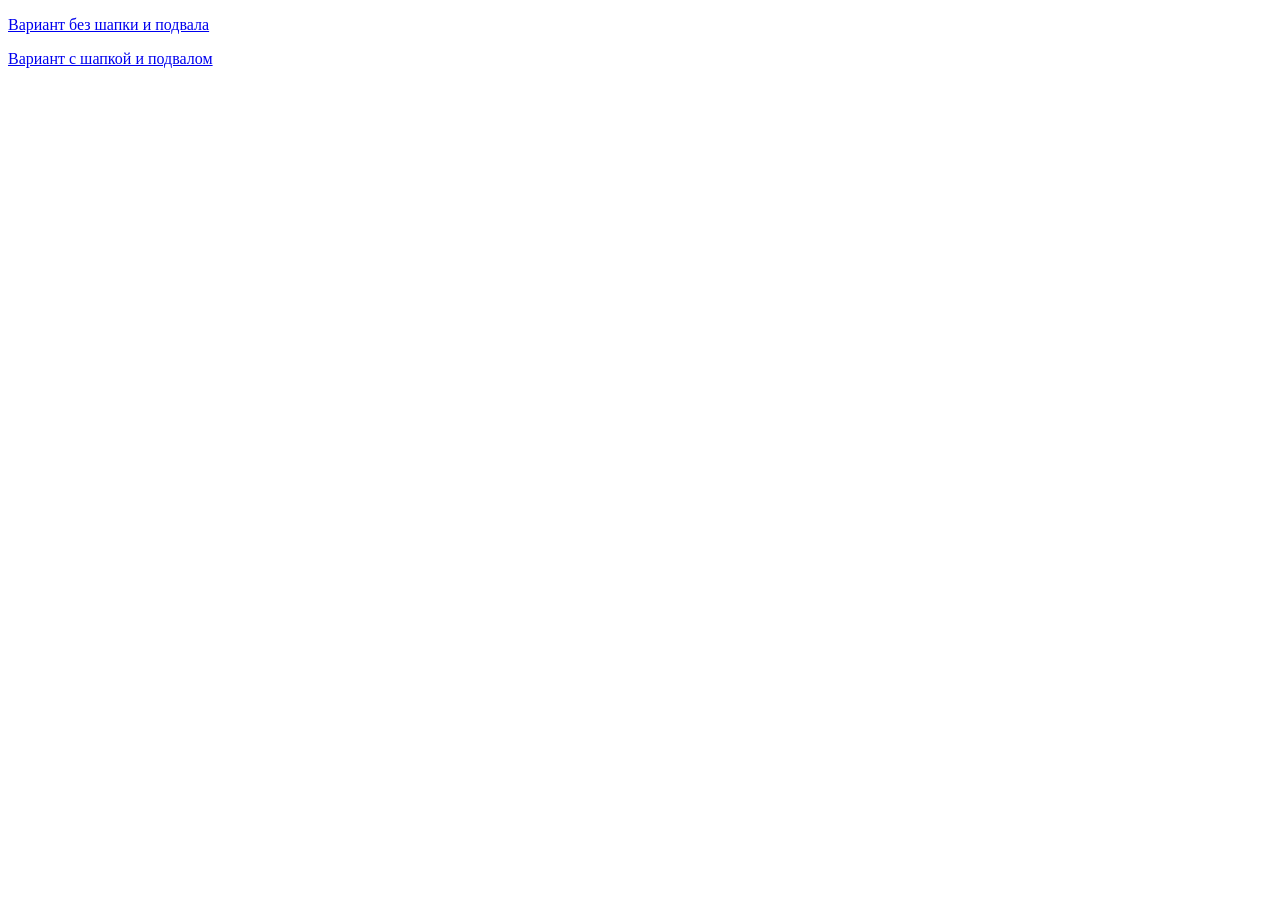
<file: index.html>
<!DOCTYPE html>
<html lang="ru">
<head itemscope itemtype="http://schema.org/WPHeader">
    <meta charset="UTF-8">
</head>
<body>
    <p><a href="landing.html">Вариант без шапки и подвала</a></p>
    <p><a href="landing-full.html">Вариант с шапкой и подвалом</a></p>
</body>
</html>
</file>
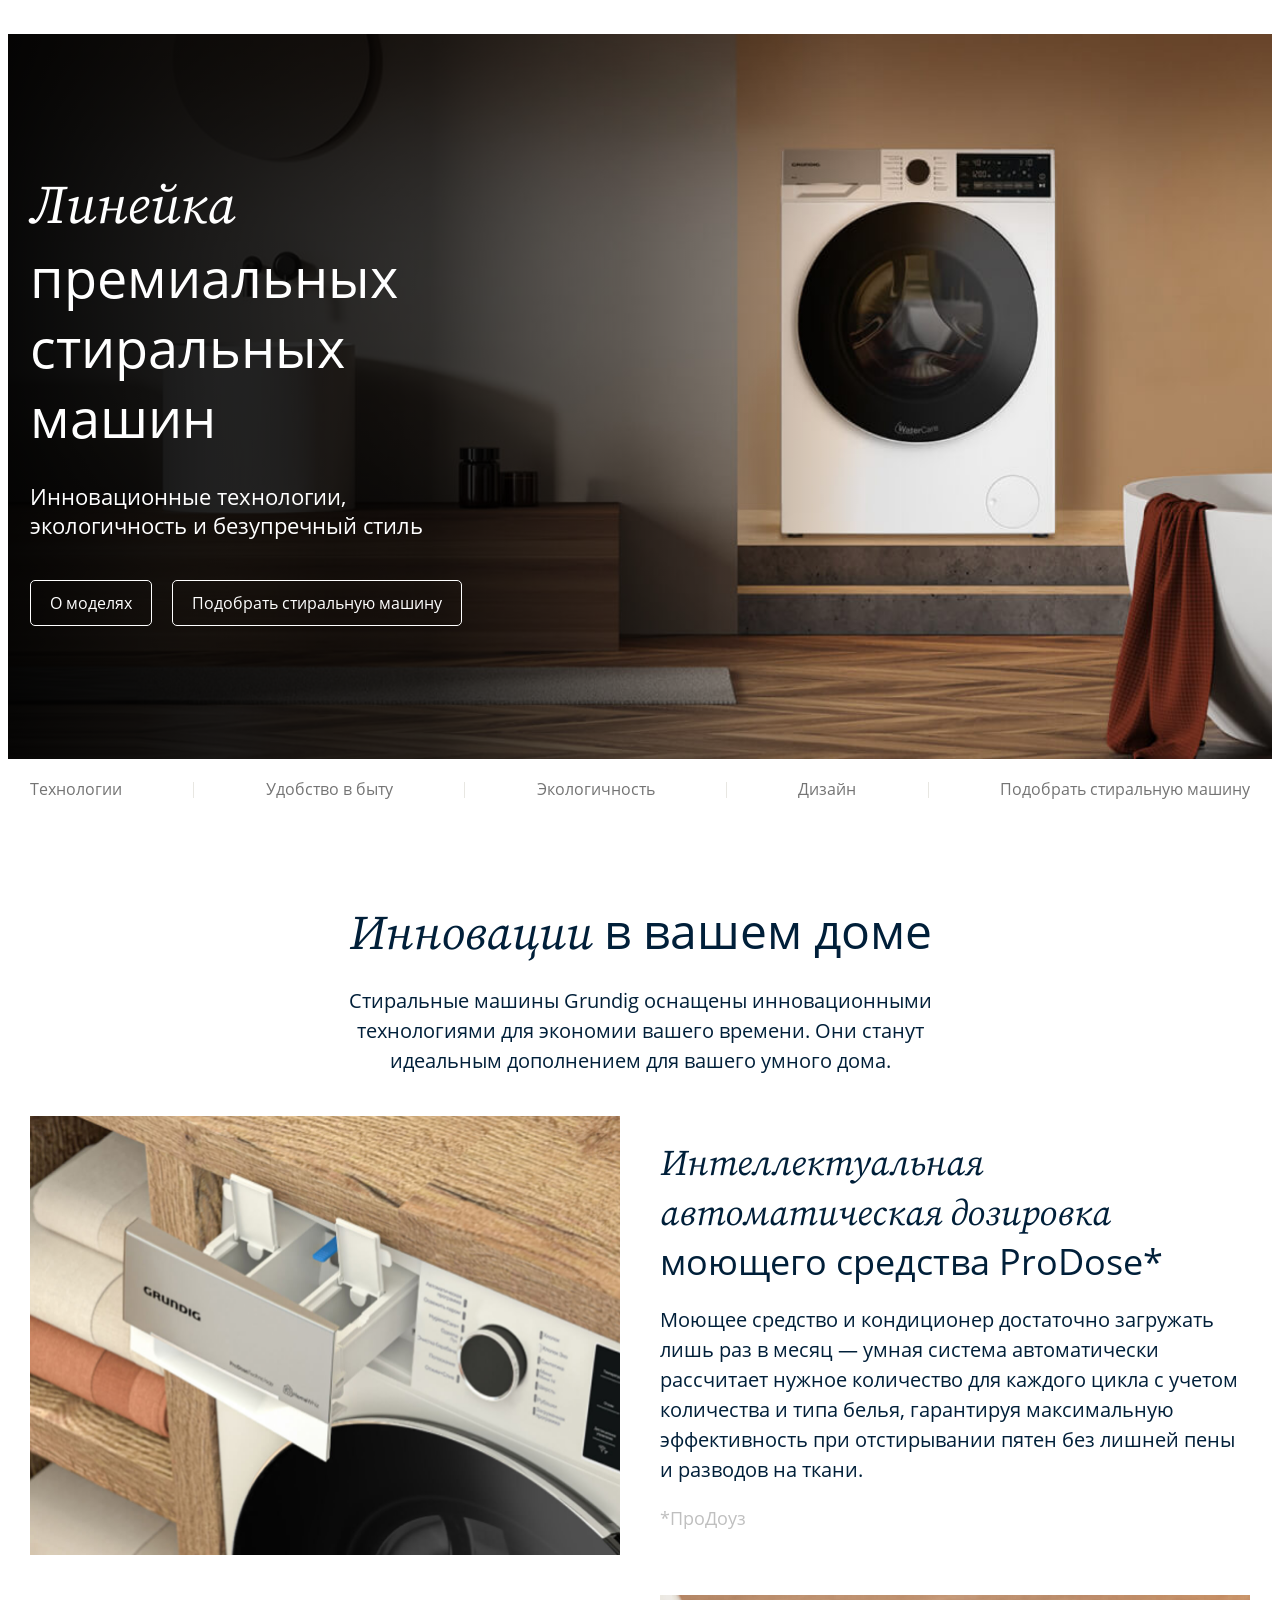
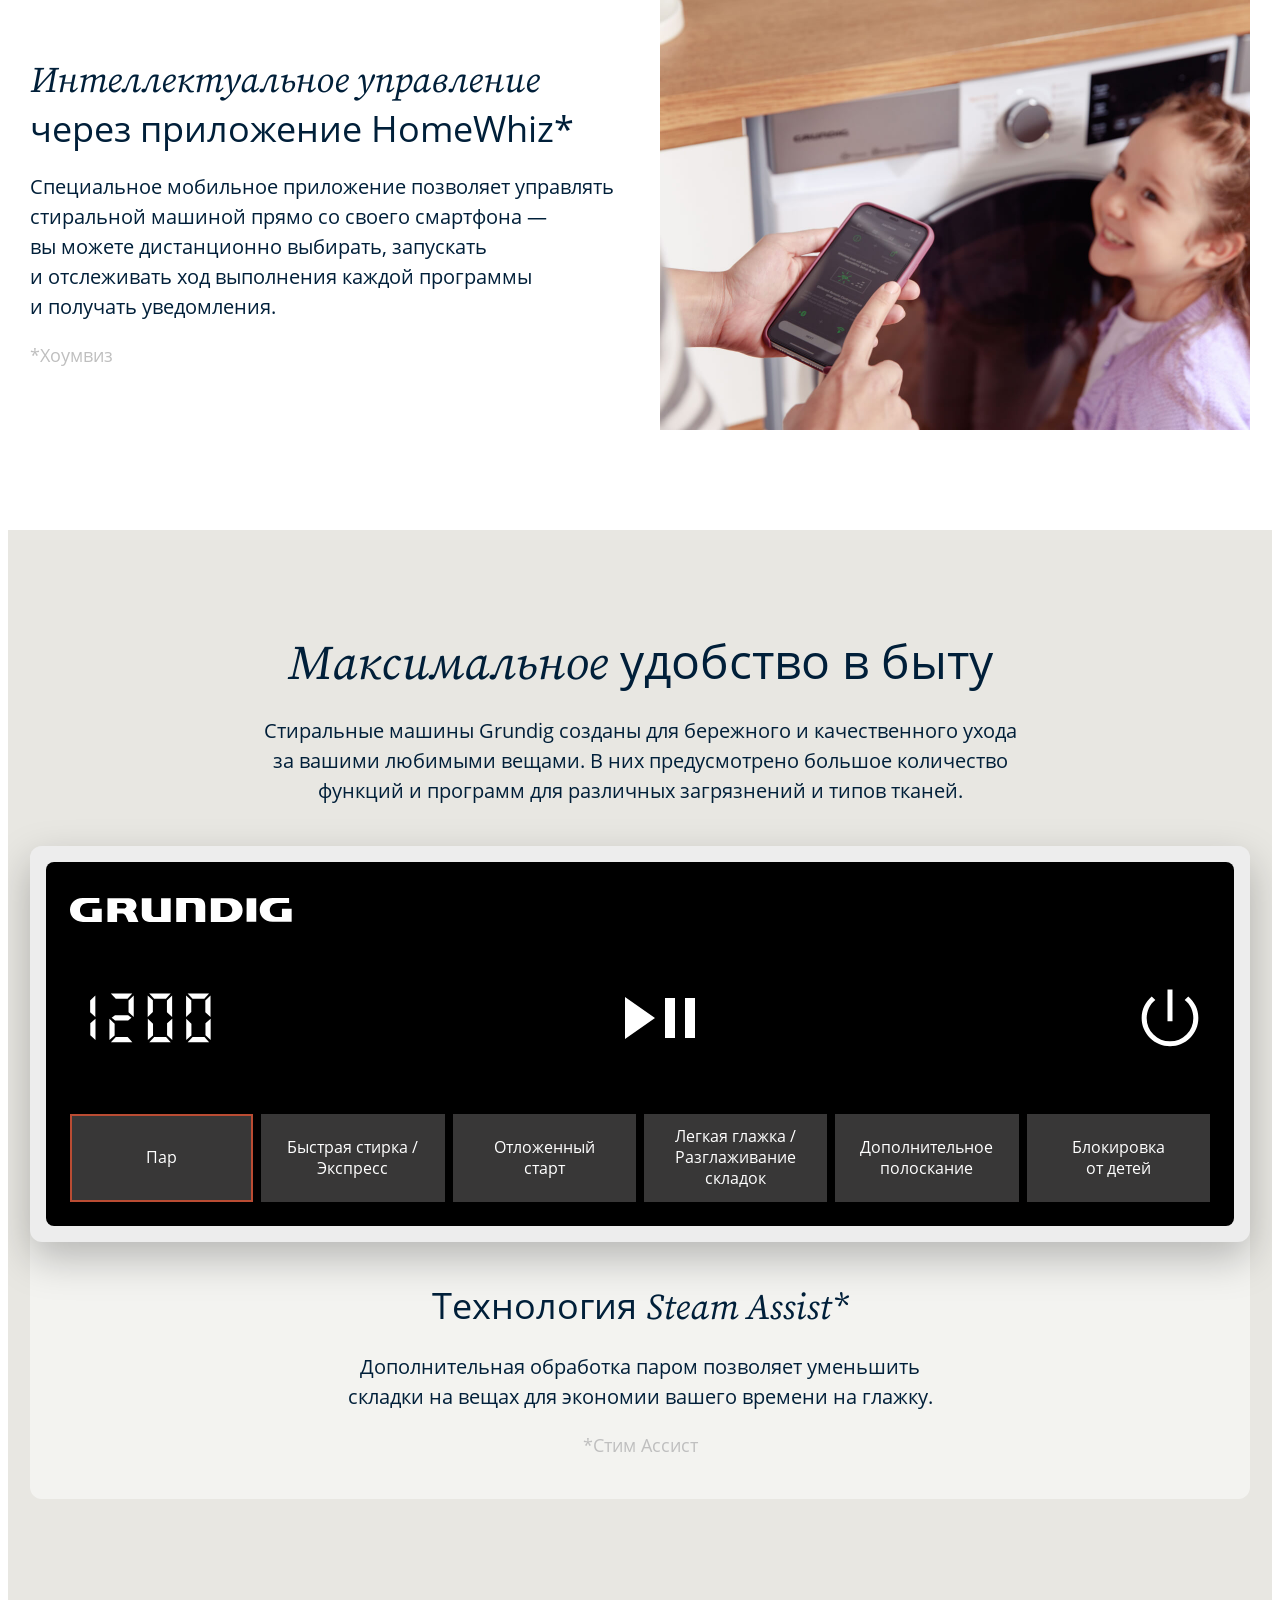
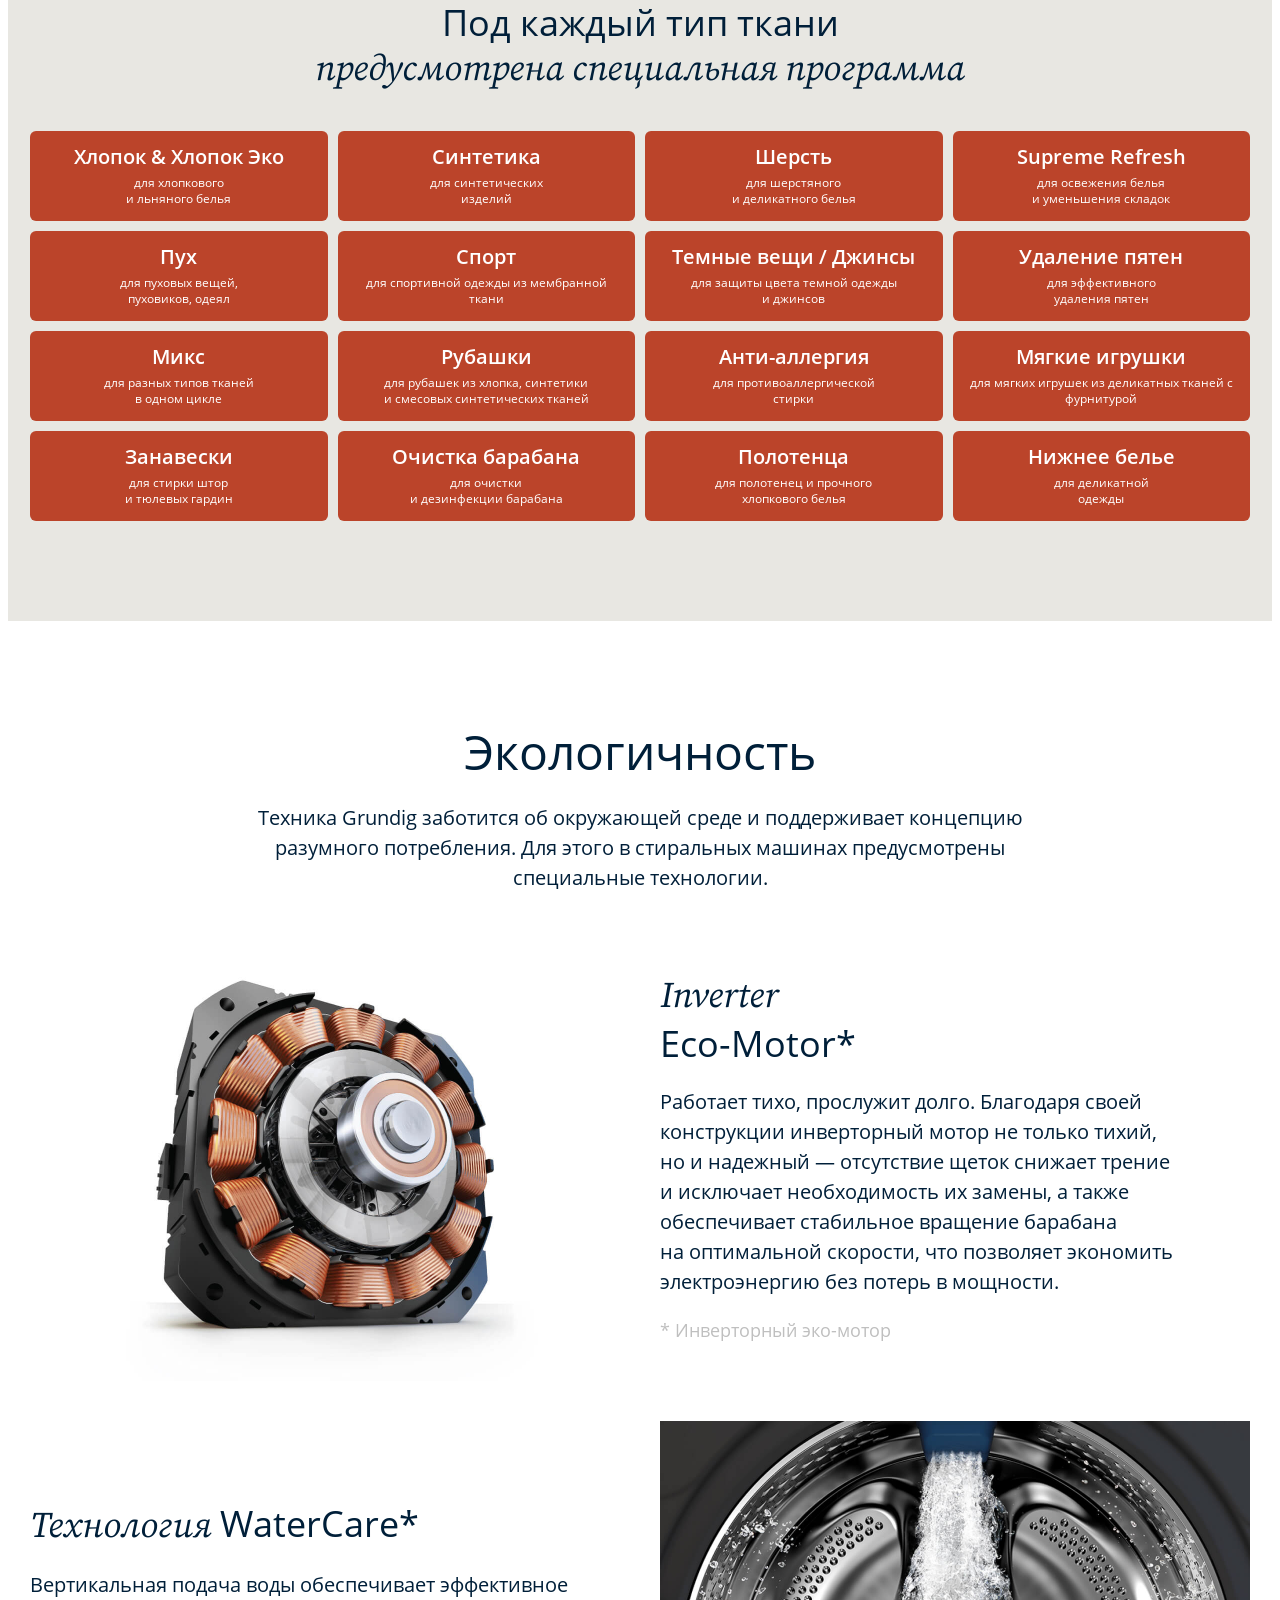
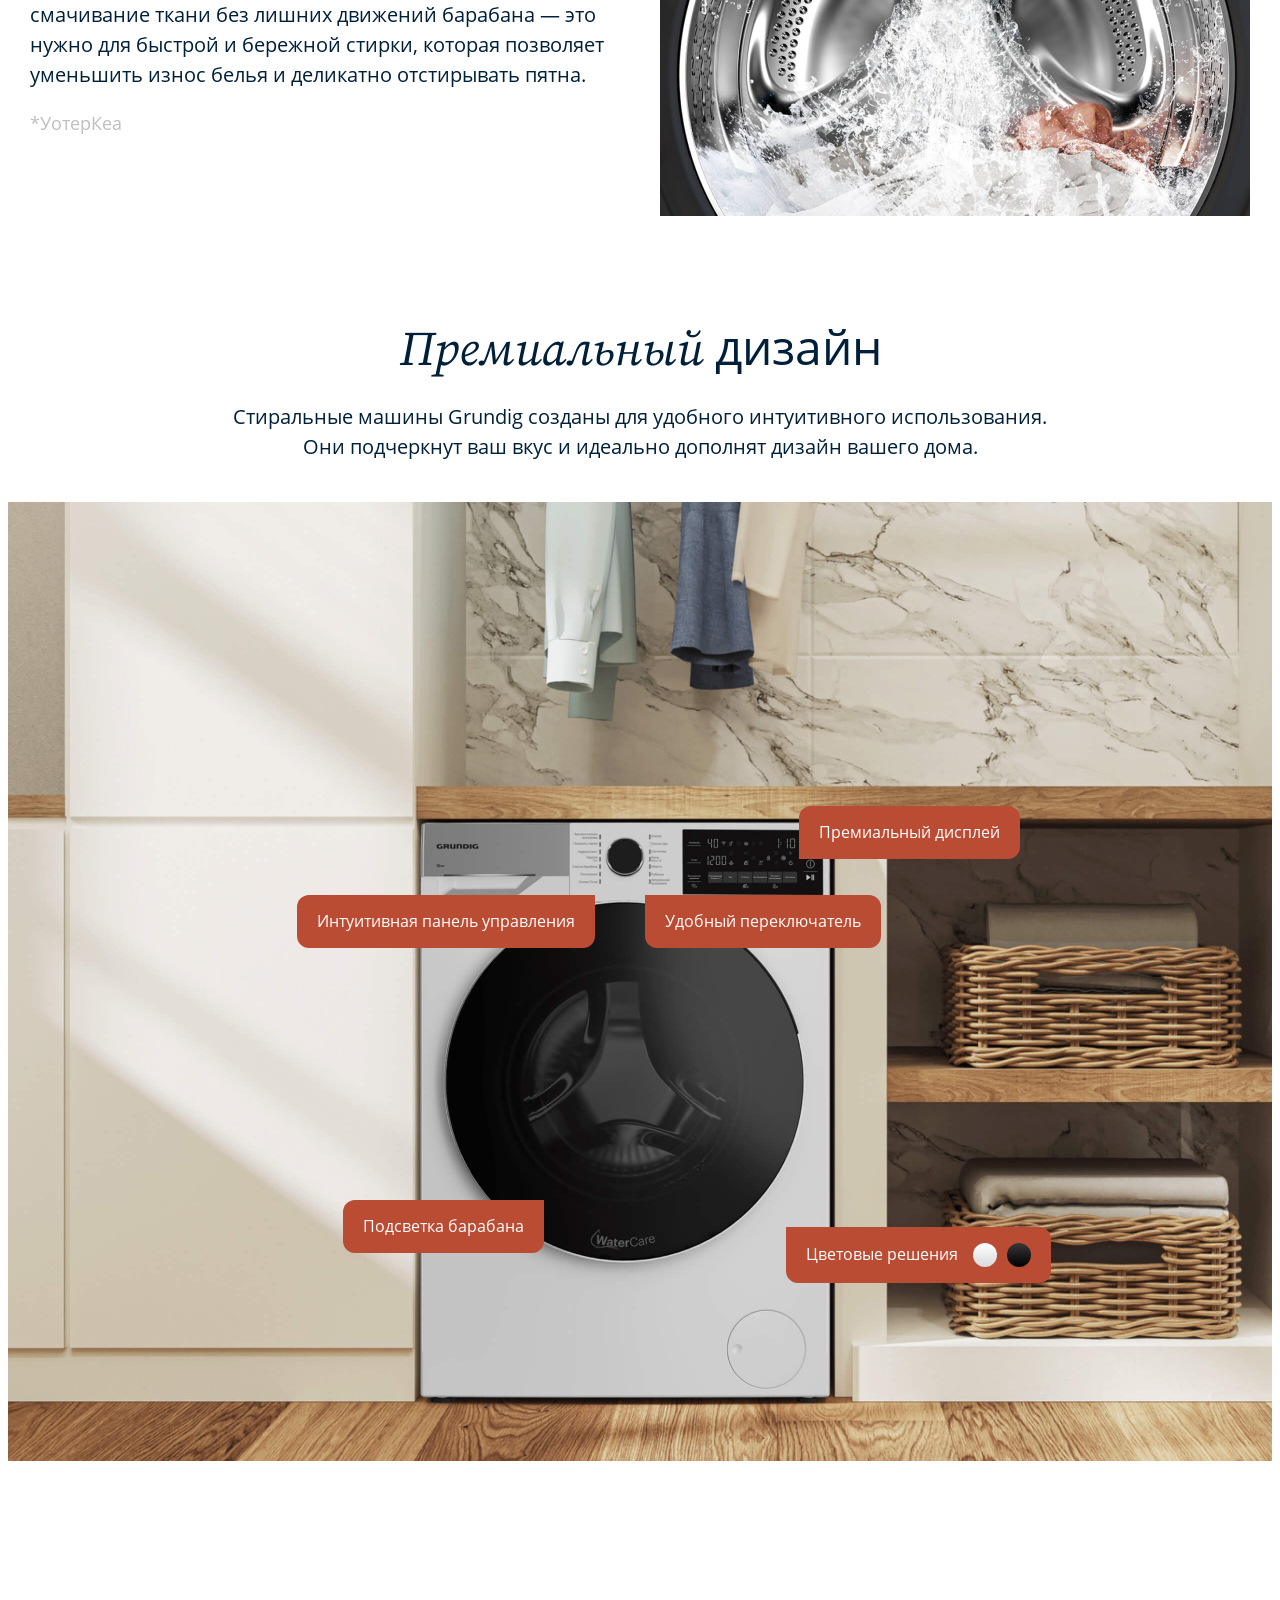
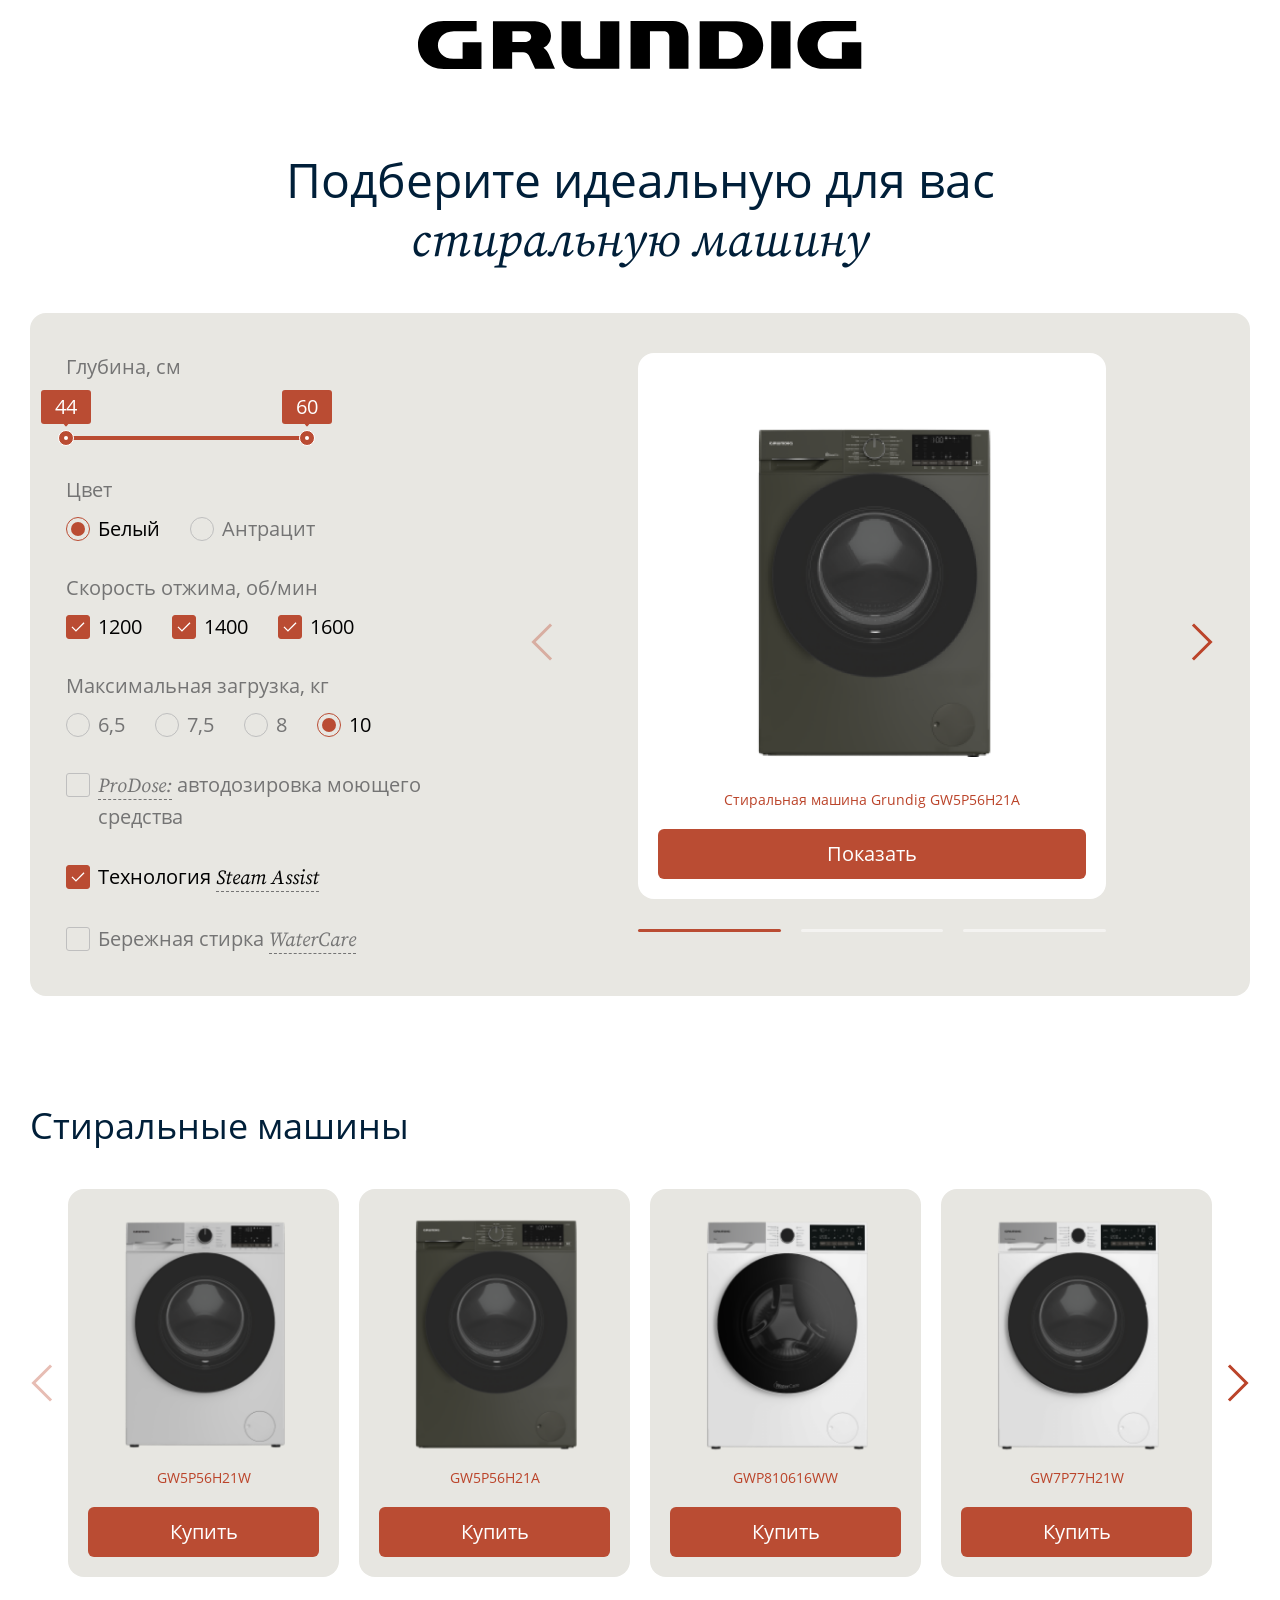
<file: landing.html>
<!DOCTYPE html>
<html lang="ru">
    <head>
        <meta charset="utf-8">
        <title>Grundig</title>

        <link rel="stylesheet" href="css/styles.css">
        <link rel="stylesheet" href="js/swiper/swiper-bundle.min.css" />
        <link rel="stylesheet" href="js/nouislider/nouislider.css" />

        <meta http-equiv="x-ua-compatible" content="ie=edge">
        <meta name="viewport" content="width=device-width">
    </head>

    <body>

        <!-- landwash wrapper -->
        <div class="landwash-wrapper">

            <div class="landwash-welcome">
                <div class="landwash-container">
                    <div class="landwash-welcome-title"><span>Линейка</span> премиальных стиральных машин</div>
                    <div class="landwash-welcome-text">Инновационные технологии, экологичность и&nbsp;безупречный стиль</div>
                    <div class="landwash-welcome-links">
                        <a href="#landwash-innovations">О&nbsp;моделях</a>
                        <a href="#landwash-config">Подобрать стиральную машину</a>
                    </div>
                </div>
            </div>

            <div class="landwash-menu">
                <div class="landwash-container">
                    <div class="landwash-menu-content">
                        <div class="landwash-menu-item"><a href="#landwash-innovations">Технологии</a></div>
                        <div class="landwash-menu-sep"></div>
                        <div class="landwash-menu-item"><a href="#landwash-techs">Удобство в быту</a></div>
                        <div class="landwash-menu-sep"></div>
                        <div class="landwash-menu-item"><a href="#landwash-eco">Экологичность</a></div>
                        <div class="landwash-menu-sep"></div>
                        <div class="landwash-menu-item"><a href="#landwash-design">Дизайн</a></div>
                        <div class="landwash-menu-sep"></div>
                        <div class="landwash-menu-item"><a href="#landwash-config">Подобрать стиральную машину</a></div>
                    </div>
                </div>
            </div>

            <div class="landwash-innovations" id="landwash-innovations">
                <div class="landwash-container">
                    <div class="landwash-innovations-title"><span>Инновации</span> в&nbsp;вашем доме</div>
                    <div class="landwash-innovations-anonce">Стиральные машины Grundig оснащены инновационными технологиями для экономии вашего времени. Они станут идеальным дополнением для вашего умного дома.</div>
                    <div class="landwash-innovations-list">
                        <div class="landwash-innovations-item">
                            <div class="landwash-innovations-item-photo"><img src="img/landwash-innovations-1.jpg" alt=""></div>
                            <div class="landwash-innovations-item-content">
                                <div class="landwash-innovations-item-title"><span>Интеллектуальная автоматическая дозировка</span> моющего средства ProDose*</div>
                                <div class="landwash-innovations-item-text">Моющее средство и&nbsp;кондиционер достаточно загружать лишь раз в&nbsp;месяц&nbsp;&mdash; умная система автоматически рассчитает нужное количество для каждого цикла с&nbsp;учетом количества и&nbsp;типа белья, гарантируя максимальную эффективность при отстирывании пятен без лишней пены и&nbsp;разводов на&nbsp;ткани.</div>
                                <div class="landwash-innovations-item-notice">*ПроДоуз</div>
                            </div>
                        </div>
                        <div class="landwash-innovations-item">
                            <div class="landwash-innovations-item-photo"><img src="img/landwash-innovations-2.jpg" alt=""></div>
                            <div class="landwash-innovations-item-content">
                                <div class="landwash-innovations-item-title"><span>Интеллектуальное управление</span> через приложение HomeWhiz*</div>
                                <div class="landwash-innovations-item-text">Специальное мобильное приложение позволяет управлять стиральной машиной прямо со&nbsp;своего смартфона&nbsp;&mdash; вы&nbsp;можете дистанционно выбирать, запускать и&nbsp;отслеживать ход выполнения каждой программы и&nbsp;получать уведомления.</div>
                                <div class="landwash-innovations-item-notice">*Хоумвиз</div>
                            </div>
                        </div>
                    </div>
                </div>
            </div>

            <!-- landwash techs -->
            <div class="landwash-techs" id="landwash-techs">
                <div class="landwash-container">
                    <div class="landwash-techs-title"><span>Максимальное</span> удобство в быту</div>
                    <div class="landwash-techs-anonce">Стиральные машины Grundig созданы для бережного и&nbsp;качественного ухода за&nbsp;вашими любимыми вещами. В&nbsp;них предусмотрено большое количество функций и&nbsp;программ для различных загрязнений и&nbsp;типов тканей.</div>

                    <!-- landwash techs list -->
                    <div class="landwash-techs-list">
                        <div class="landwash-techs-list-header">
                            <div class="landwash-techs-list-header-container">
                                <div class="landwash-techs-list-header-logo"><svg><use xlink:href="img/landwash-sprite.svg#landwash-techs-list-header-logo"></use></svg></div>
                                <div class="landwash-techs-list-header-ctrl">
                                    <div class="landwash-techs-list-header-timer"><svg><use xlink:href="img/landwash-sprite.svg#landwash-techs-list-header-timer"></use></svg></div>
                                    <div class="landwash-techs-list-header-playpause"><svg><use xlink:href="img/landwash-sprite.svg#landwash-techs-list-header-playpause"></use></svg></div>
                                    <div class="landwash-techs-list-header-power"><svg><use xlink:href="img/landwash-sprite.svg#landwash-techs-list-header-power"></use></svg></div>
                                </div>
                                <div class="landwash-techs-list-header-items">
                                    <div class="landwash-techs-list-header-item active">Пар</div>
                                    <div class="landwash-techs-list-header-item">Быстрая стирка /<br> Экспресс</div>
                                    <div class="landwash-techs-list-header-item">Отложенный<br> старт</div>
                                    <div class="landwash-techs-list-header-item">Легкая глажка /<br> Разглаживание<br> складок</div>
                                    <div class="landwash-techs-list-header-item">Дополнительное<br> полоскание</div>
                                    <div class="landwash-techs-list-header-item">Блокировка<br> от детей</div>
                                </div>
                            </div>
                        </div>
                        <div class="landwash-techs-list-tabs">
                            <div class="landwash-techs-list-tab active">
                                <div class="landwash-techs-list-tab-title">Технология <span>Steam Assist*</span></div>
                                <div class="landwash-techs-list-tab-text">Дополнительная обработка паром позволяет уменьшить складки на&nbsp;вещах для экономии вашего времени на&nbsp;глажку.</div>
                                <div class="landwash-techs-list-tab-notice">*Стим Ассист</div>
                            </div>
                            <div class="landwash-techs-list-tab">
                                <div class="landwash-techs-list-tab-title">Функция <span>быстрой стирки</span></div>
                                <div class="landwash-techs-list-tab-text">Сокращает время цикла без ущерба качеству благодаря интеллектуальному алгоритму, который автоматически корректирует движение барабана и&nbsp;расход воды.</div>
                            </div>
                            <div class="landwash-techs-list-tab">
                                <div class="landwash-techs-list-tab-title">Функция <span>отложенного запуска</span></div>
                                <div class="landwash-techs-list-tab-text">Помогает выбрать удобное время окончания цикла стирки и&nbsp;отложить его на&nbsp;срок до&nbsp;24&nbsp;часов.</div>
                            </div>
                            <div class="landwash-techs-list-tab">
                                <div class="landwash-techs-list-tab-title">Функция <span>разглаживания складок</span></div>
                                <div class="landwash-techs-list-tab-text">Специальный алгоритм вращения барабана после основного цикла стирки помогает предотвратить сминание белья, облегчая последующую глажку.</div>
                            </div>
                            <div class="landwash-techs-list-tab">
                                <div class="landwash-techs-list-tab-title">Функция <span>дополнительного полоскания</span></div>
                                <div class="landwash-techs-list-tab-text">Выполняет дополнительное ополаскивание после основного цикла стирки, уменьшая риск воздействия минимальных остатков моющего средства на&nbsp;чувствительную кожу.</div>
                            </div>
                            <div class="landwash-techs-list-tab">
                                <div class="landwash-techs-list-tab-title">Функция блокировки <span>от случайного нажатия</span></div>
                                <div class="landwash-techs-list-tab-text">Предотвращает случайные вмешательства в&nbsp;работу стиральной машины, помогая избежать незапланированных изменений в&nbsp;запущенной программе.</div>
                            </div>
                        </div>
                    </div>
                    <!-- landwash techs list END -->

                    <div class="landwash-techs-programms">
                        <div class="landwash-techs-programms-title">Под каждый тип ткани <span>предусмотрена специальная программа</span></div>
                        <div class="landwash-techs-programms-list swiper">
                            <div class="landwash-techs-programms-list-inner swiper-wrapper">
                                <div class="landwash-techs-programms-item swiper-slide">
                                    <div class="landwash-techs-programms-item-title">Хлопок &amp; Хлопок Эко</div>
                                    <div class="landwash-techs-programms-item-text">для хлопкового<br> и льняного белья</div>
                                </div>
                                <div class="landwash-techs-programms-item swiper-slide">
                                    <div class="landwash-techs-programms-item-title">Синтетика</div>
                                    <div class="landwash-techs-programms-item-text">для синтетических<br> изделий</div>
                                </div>
                                <div class="landwash-techs-programms-item swiper-slide">
                                    <div class="landwash-techs-programms-item-title">Шерсть</div>
                                    <div class="landwash-techs-programms-item-text">для шерстяного<br> и деликатного белья</div>
                                </div>
                                <div class="landwash-techs-programms-item swiper-slide">
                                    <div class="landwash-techs-programms-item-title">Supreme Refresh</div>
                                    <div class="landwash-techs-programms-item-text">для освежения белья<br> и уменьшения складок</div>
                                </div>
                                <div class="landwash-techs-programms-item swiper-slide">
                                    <div class="landwash-techs-programms-item-title">Пух</div>
                                    <div class="landwash-techs-programms-item-text">для пуховых вещей,<br> пуховиков, одеял</div>
                                </div>
                                <div class="landwash-techs-programms-item swiper-slide">
                                    <div class="landwash-techs-programms-item-title">Спорт</div>
                                    <div class="landwash-techs-programms-item-text">для спортивной одежды из мембранной ткани</div>
                                </div>
                                <div class="landwash-techs-programms-item swiper-slide">
                                    <div class="landwash-techs-programms-item-title">Темные вещи / Джинсы</div>
                                    <div class="landwash-techs-programms-item-text">для защиты цвета темной одежды<br> и джинсов</div>
                                </div>
                                <div class="landwash-techs-programms-item swiper-slide">
                                    <div class="landwash-techs-programms-item-title">Удаление пятен</div>
                                    <div class="landwash-techs-programms-item-text">для эффективного<br> удаления пятен</div>
                                </div>
                                <div class="landwash-techs-programms-item swiper-slide">
                                    <div class="landwash-techs-programms-item-title">Микс</div>
                                    <div class="landwash-techs-programms-item-text">для разных типов тканей<br> в одном цикле</div>
                                </div>
                                <div class="landwash-techs-programms-item swiper-slide">
                                    <div class="landwash-techs-programms-item-title">Рубашки</div>
                                    <div class="landwash-techs-programms-item-text">для рубашек из хлопка, синтетики<br> и смесовых синтетических тканей</div>
                                </div>
                                <div class="landwash-techs-programms-item swiper-slide">
                                    <div class="landwash-techs-programms-item-title">Анти-аллергия</div>
                                    <div class="landwash-techs-programms-item-text">для противоаллергической<br> стирки</div>
                                </div>
                                <div class="landwash-techs-programms-item swiper-slide">
                                    <div class="landwash-techs-programms-item-title">Мягкие игрушки</div>
                                    <div class="landwash-techs-programms-item-text">для мягких игрушек из деликатных тканей с<br> фурнитурой</div>
                                </div>
                                <div class="landwash-techs-programms-item swiper-slide">
                                    <div class="landwash-techs-programms-item-title">Занавески</div>
                                    <div class="landwash-techs-programms-item-text">для стирки штор<br> и тюлевых гардин</div>
                                </div>
                                <div class="landwash-techs-programms-item swiper-slide">
                                    <div class="landwash-techs-programms-item-title">Очистка барабана</div>
                                    <div class="landwash-techs-programms-item-text">для очистки<br> и дезинфекции барабана</div>
                                </div>
                                <div class="landwash-techs-programms-item swiper-slide">
                                    <div class="landwash-techs-programms-item-title">Полотенца</div>
                                    <div class="landwash-techs-programms-item-text">для полотенец и прочного<br> хлопкового белья</div>
                                </div>
                                <div class="landwash-techs-programms-item swiper-slide">
                                    <div class="landwash-techs-programms-item-title">Нижнее белье</div>
                                    <div class="landwash-techs-programms-item-text">для деликатной<br> одежды</div>
                                </div>
                            </div>
                            <div class="swiper-scrollbar"></div>
                        </div>
                    </div>
                </div>
            </div>
            <!-- landwash techs END -->

            <div class="landwash-eco" id="landwash-eco">
                <div class="landwash-container">
                    <div class="landwash-eco-title">Экологичность</div>
                    <div class="landwash-eco-anonce">Техника Grundig заботится об&nbsp;окружающей среде и&nbsp;поддерживает концепцию разумного потребления. Для этого в&nbsp;стиральных машинах предусмотрены специальные технологии.</div>
                    <div class="landwash-eco-list">
                        <div class="landwash-eco-item">
                            <div class="landwash-eco-item-photo"><img src="img/landwash-eco-1.jpg" alt=""></div>
                            <div class="landwash-eco-item-content">
                                <div class="landwash-eco-item-title"><span>Inverter</span><br> Eco-Motor*</div>
                                <div class="landwash-eco-item-text">Работает тихо, прослужит долго. Благодаря своей конструкции инверторный мотор не&nbsp;только тихий, но&nbsp;и&nbsp;надежный&nbsp;&mdash; отсутствие щеток снижает трение и&nbsp;исключает необходимость их&nbsp;замены, а&nbsp;также обеспечивает стабильное вращение барабана на&nbsp;оптимальной скорости, что позволяет экономить электроэнергию без потерь в&nbsp;мощности.</div>
                                <div class="landwash-eco-item-notice">* Инверторный эко-мотор</div>
                            </div>
                        </div>
                        <div class="landwash-eco-item">
                            <div class="landwash-eco-item-photo"><img src="img/landwash-eco-2.jpg" alt=""></div>
                            <div class="landwash-eco-item-content">
                                <div class="landwash-eco-item-title"><span>Технология</span> WaterCare*</div>
                                <div class="landwash-eco-item-text">Вертикальная подача воды обеспечивает эффективное смачивание ткани без лишних движений барабана&nbsp;&mdash; это нужно для быстрой и&nbsp;бережной стирки, которая позволяет уменьшить износ белья и&nbsp;деликатно отстирывать пятна.</div>
                                <div class="landwash-eco-item-notice">*УотерКеа</div>
                            </div>
                        </div>
                    </div>
                </div>
            </div>

            <div class="landwash-design" id="landwash-design">
                <div class="landwash-container">
                    <div class="landwash-design-title"><span>Премиальный</span> дизайн</div>
                    <div class="landwash-design-anonce">Стиральные машины Grundig созданы для удобного интуитивного использования.<br> Они подчеркнут ваш вкус и&nbsp;идеально дополнят дизайн вашего дома.</div>
                    <div class="landwash-design-content">
                        <img src="img/landwash-design.jpg" alt="">
                        <div class="landwash-design-hint landwash-design-hint-panel">
                            <div class="landwash-design-hint-inner">Интуитивная панель управления</div>
                        </div>
                        <div class="landwash-design-hint landwash-design-hint-light">
                            <div class="landwash-design-hint-inner">Подсветка барабана</div>
                        </div>
                        <div class="landwash-design-hint landwash-design-hint-display">
                            <div class="landwash-design-hint-inner">Премиальный дисплей</div>
                        </div>
                        <div class="landwash-design-hint landwash-design-hint-switch">
                            <div class="landwash-design-hint-inner">Удобный переключатель</div>
                        </div>
                        <div class="landwash-design-hint landwash-design-hint-color">
                            <div class="landwash-design-hint-inner">Цветовые решения<span style="background:linear-gradient(0deg, #D9D9D9 0%, #FFFFFF 100%)"></span><span style="background:linear-gradient(0deg, #000000 0%, #373737 100%)"></span></div>
                        </div>
                    </div>
                </div>
            </div>

            <!-- landwash config -->
            <div class="landwash-config" id="landwash-config">
                <div class="landwash-container">
                    <div class="landwash-config-logo"><svg><use xlink:href="img/landwash-sprite.svg#landwash-techs-list-header-logo"></use></svg></div>
                    <div class="landwash-config-title">Подберите идеальную для вас <span>стиральную машину</span></div>
                    <div class="landwash-config-filter-link"><a href="#"><svg><use xlink:href="img/landwash-sprite.svg#landwash-config-filter-link"></use></svg>Фильтр</a></div>
                    <script>
                        var landwashConfigPlaceholder = {
                            'img'   : 'img/landwash-config-list-item-preview.svg',
                            'title' : 'К сожалению, по выбранным параметрам ничего&nbsp;не&nbsp;найдено',
                            'text'  : 'Попробуйте применить более мягкие параметры фильтрации',
                        }
                        var landwashConfigData = [
                            {
                                'title'             : 'Стиральная машина Grundig GW5P56H21W',
                                'preview'           : 'img/landwash-config-list-item-preview-1.png',
                                'color'             : 'white',
                                'depth'             : '44.6',
                                'weight'            : '6.5',
                                'speed'             : '1200',
                                'prodose'           : false,
                                'steamassist'       : true,
                                'watercare'         : true,
                                'url'               : 'https://grundig.ru/product/stiralnaya-mashina-gw5p56h21w',
                            },
                            {
                                'title'             : 'Стиральная машина Grundig GW5P56H21A',
                                'preview'           : 'img/landwash-config-list-item-preview-2.png',
                                'color'             : 'anthracite',
                                'depth'             : '44.6',
                                'weight'            : '6.5',
                                'speed'             : '1200',
                                'prodose'           : false,
                                'steamassist'       : true,
                                'watercare'         : true,
                                'url'               : 'https://grundig.ru/product/stiralnaya-mashina-gw5p56h21a',
                            },
                            {
                                'title'             : 'Стиральная машина Grundig GWP810616WW',
                                'preview'           : 'img/landwash-config-list-item-preview-3.png',
                                'color'             : 'white',
                                'depth'             : '58',
                                'weight'            : '10',
                                'speed'             : '1600',
                                'prodose'           : true,
                                'steamassist'       : true,
                                'watercare'         : false,
                                'url'               : 'https://grundig.ru/product/stiralnaya-mashina-gwp810616ww',
                            },
                            {
                                'title'             : 'Стиральная машина Grundig GW7P77H21W',
                                'preview'           : 'img/landwash-config-list-item-preview-4.png',
                                'color'             : 'white',
                                'depth'             : '49.6',
                                'weight'            : '7.5',
                                'speed'             : '1200',
                                'prodose'           : false,
                                'steamassist'       : true,
                                'watercare'         : false,
                                'url'               : 'https://grundig.ru/product/stiralnaya-mashina-gw7p77h21w',
                            },
                            {
                                'title'             : 'Стиральная машина Grundig GW7P77H21A',
                                'preview'           : 'img/landwash-config-list-item-preview-5.png',
                                'color'             : 'anthracite',
                                'depth'             : '55',
                                'weight'            : '7.5',
                                'speed'             : '1400',
                                'prodose'           : false,
                                'steamassist'       : true,
                                'watercare'         : false,
                                'url'               : 'https://grundig.ru/product/stiralnaya-mashina-gw7p77h21a',
                            },
                            {
                                'title'             : 'Стиральная машина Grundig GW5P57H21W',
                                'preview'           : 'img/landwash-config-list-item-preview-6.png',
                                'color'             : 'white',
                                'depth'             : '49.6',
                                'weight'            : '7.5',
                                'speed'             : '1200',
                                'prodose'           : false,
                                'steamassist'       : true,
                                'watercare'         : false,
                                'url'               : 'https://grundig.ru/product/stiralnaya-mashina-gw5p57h21w',
                            },
                            {
                                'title'             : 'Стиральная машина Grundig GW5P57H21A',
                                'preview'           : 'img/landwash-config-list-item-preview-7.png',
                                'color'             : 'anthracite',
                                'depth'             : '49.6',
                                'weight'            : '7.5',
                                'speed'             : '1200',
                                'prodose'           : false,
                                'steamassist'       : true,
                                'watercare'         : false,
                                'url'               : 'https://grundig.ru/product/stiralnaya-mashina-gw5p57h21a',
                            }
                        ];
                    </script>
                    <form class="landwash-config-container">
                        <div class="landwash-config-filter">
                            <div class="landwash-config-filter-header">
                                <div class="landwash-config-filter-title">Фильтр</div>
                                <a href="#" class="landwash-config-filter-close"><svg><use xlink:href="img/landwash-sprite.svg#landwash-filter-close"></use></svg></a>
                            </div>
                            <div class="landwash-config-filter-container">
                                <div class="landwash-config-filter-block landwash-config-filter-block-depth">
                                    <div class="landwash-config-filter-block-title">Глубина, см</div>
                                    <div class="landwash-config-filter-slider">
                                        <div class="landwash-config-slider">
                                            <input type="hidden" name="depthFrom" value="44" class="landwash-config-slider-from" />
                                            <input type="hidden" name="depthTo" value="60" class="landwash-config-slider-to" />
                                            <div class="landwash-config-slider-range">
                                                <div class="landwash-config-slider-range-inner"></div>
                                            </div>
                                            <div class="landwash-config-slider-params">
                                                <div class="landwash-config-slider-min">44</div>
                                                <div class="landwash-config-slider-max">60</div>
                                                <div class="landwash-config-slider-step">1</div>
                                            </div>
                                        </div>
                                    </div>
                                </div>

                                <div class="landwash-config-filter-block landwash-config-filter-block-color">
                                    <div class="landwash-config-filter-block-title">Цвет</div>
                                    <div class="landwash-config-filter-block-radios">
                                        <label><input type="radio" name="color" value="anthracite" checked><span>Белый</span></label>
                                        <label><input type="radio" name="color" value="white"><span>Антрацит</span></label>
                                    </div>
                                </div>

                                <div class="landwash-config-filter-block landwash-config-filter-block-speed">
                                    <div class="landwash-config-filter-block-title">Скорость отжима, об/мин</div>
                                    <div class="landwash-config-filter-block-checkboxes">
                                        <label><input type="checkbox" name="speed[1200]" value="1200" checked><span>1200</span></label>
                                        <label><input type="checkbox" name="speed[1400]" value="1400" checked><span>1400</span></label>
                                        <label><input type="checkbox" name="speed[1600]" value="1600" checked><span>1600</span></label>
                                    </div>
                                </div>

                                <div class="landwash-config-filter-block landwash-config-filter-block-weight">
                                    <div class="landwash-config-filter-block-title">Максимальная загрузка, кг</div>
                                    <div class="landwash-config-filter-block-radios">
                                        <label><input type="radio" name="weight" value="6.5"><span>6,5</span></label>
                                        <label><input type="radio" name="weight" value="7.5"><span>7,5</span></label>
                                        <label><input type="radio" name="weight" value="8"><span>8</span></label>
                                        <label><input type="radio" name="weight" value="10" checked><span>10</span></label>
                                    </div>
                                </div>

                                <div class="landwash-config-filter-block landwash-config-filter-block-prodose">
                                    <div class="landwash-config-filter-block-checkboxes">
                                        <label><input type="checkbox" name="prodose"><span><em data-text="Интеллектуальная автоматическая дозировка моющего средства">ProDose:</em> автодозировка моющего средства</span></label>
                                    </div>
                                </div>

                                <div class="landwash-config-filter-block landwash-config-filter-block-steamassist">
                                    <div class="landwash-config-filter-block-checkboxes">
                                        <label><input type="checkbox" name="steamassist" checked><span>Технология <em data-text="Дополнительная обработка паром позволяет уменьшить складки на&nbsp;вещах для экономии вашего времени на&nbsp;глажку.">Steam Assist</em></span></label>
                                    </div>
                                </div>

                                <div class="landwash-config-filter-block landwash-config-filter-block-watercare">
                                    <div class="landwash-config-filter-block-checkboxes">
                                        <label><input type="checkbox" name="watercare"><span>Бережная стирка <em data-text="Вертикальная подача воды обеспечивает эффективное смачивание ткани без лишних движений барабана&nbsp;&mdash; это нужно для быстрой и&nbsp;бережной стирки, которая позволяет уменьшить износ белья и&nbsp;деликатно отстирывать пятна.">WaterCare</em></span></label>
                                    </div>
                                </div>

                                <div class="landwash-config-filter-bottom">
                                    <a href="#" class="landwash-config-filter-cancel">Отмена</a>
                                    <a href="#" class="landwash-config-filter-apply">Применить</a>
                                </div>
                            </div>
                        </div>

                        <div class="landwash-config-results">
                            <div class="landwash-config-list swiper">
                                <div class="landwash-config-list-inner swiper-wrapper">
                                </div>
                                <div class="swiper-pagination"></div>
                                <div class="swiper-button-prev"><svg><use xlink:href="img/landwash-sprite.svg#landwash-products-prev"></use></svg></div>
                                <div class="swiper-button-next"><svg><use xlink:href="img/landwash-sprite.svg#landwash-products-next"></use></svg></div>
                            </div>
                        </div>
                    </form>
                </div>
            </div>
            <!-- landwash config END -->

            <!-- landwash products -->
            <div class="landwash-products">
                <div class="landwash-container">
                    <div class="landwash-products-title">Стиральные машины</div>
                    <div class="landwash-products-content">
                        <div class="landwash-products-list swiper">
                            <div class="landwash-products-list-inner swiper-wrapper">
                                <div class="landwash-products-list-item swiper-slide">
                                    <div class="landwash-products-list-item-inner">
                                        <a href="https://grundig.ru/product/stiralnaya-mashina-gw5p56h21w" class="landwash-products-list-item-link">
                                            <div class="landwash-products-list-item-preview"><img src="img/landwash-config-list-item-preview-1.png" alt="GW5P56H21W"></div>
                                            <div class="landwash-products-list-item-title">GW5P56H21W</div>
                                            <div class="landwash-products-list-item-detail"><span>Купить</span></div>
                                        </a>
                                    </div>
                                </div>
                                <div class="landwash-products-list-item swiper-slide">
                                    <div class="landwash-products-list-item-inner">
                                        <a href="https://grundig.ru/product/stiralnaya-mashina-gw5p56h21a" class="landwash-products-list-item-link">
                                            <div class="landwash-products-list-item-preview"><img src="img/landwash-config-list-item-preview-2.png" alt="GW5P56H21A"></div>
                                            <div class="landwash-products-list-item-title">GW5P56H21A</div>
                                            <div class="landwash-products-list-item-detail"><span>Купить</span></div>
                                        </a>
                                    </div>
                                </div>
                                <div class="landwash-products-list-item swiper-slide">
                                    <div class="landwash-products-list-item-inner">
                                        <a href="https://grundig.ru/product/stiralnaya-mashina-gwp810616ww" class="landwash-products-list-item-link">
                                            <div class="landwash-products-list-item-preview"><img src="img/landwash-config-list-item-preview-3.png" alt="GWP810616WW"></div>
                                            <div class="landwash-products-list-item-title">GWP810616WW</div>
                                            <div class="landwash-products-list-item-detail"><span>Купить</span></div>
                                        </a>
                                    </div>
                                </div>
                                <div class="landwash-products-list-item swiper-slide">
                                    <div class="landwash-products-list-item-inner">
                                        <a href="https://grundig.ru/product/stiralnaya-mashina-gw7p77h21w" class="landwash-products-list-item-link">
                                            <div class="landwash-products-list-item-preview"><img src="img/landwash-config-list-item-preview-4.png" alt="GW7P77H21W"></div>
                                            <div class="landwash-products-list-item-title">GW7P77H21W</div>
                                            <div class="landwash-products-list-item-detail"><span>Купить</span></div>
                                        </a>
                                    </div>
                                </div>
                                <div class="landwash-products-list-item swiper-slide">
                                    <div class="landwash-products-list-item-inner">
                                        <a href="https://grundig.ru/product/stiralnaya-mashina-gw7p77h21a" class="landwash-products-list-item-link">
                                            <div class="landwash-products-list-item-preview"><img src="img/landwash-config-list-item-preview-5.png" alt="GW7P77H21A"></div>
                                            <div class="landwash-products-list-item-title">GW7P77H21A</div>
                                            <div class="landwash-products-list-item-detail"><span>Купить</span></div>
                                        </a>
                                    </div>
                                </div>
                                <div class="landwash-products-list-item swiper-slide">
                                    <div class="landwash-products-list-item-inner">
                                        <a href="https://grundig.ru/product/stiralnaya-mashina-gw5p57h21w" class="landwash-products-list-item-link">
                                            <div class="landwash-products-list-item-preview"><img src="img/landwash-config-list-item-preview-6.png" alt="GW5P57H21W"></div>
                                            <div class="landwash-products-list-item-title">GW5P57H21W</div>
                                            <div class="landwash-products-list-item-detail"><span>Купить</span></div>
                                        </a>
                                    </div>
                                </div>
                                <div class="landwash-products-list-item swiper-slide">
                                    <div class="landwash-products-list-item-inner">
                                        <a href="https://grundig.ru/product/stiralnaya-mashina-gw5p57h21a" class="landwash-products-list-item-link">
                                            <div class="landwash-products-list-item-preview"><img src="img/landwash-config-list-item-preview-7.png" alt="GW5P57H21A"></div>
                                            <div class="landwash-products-list-item-title">GW5P57H21A</div>
                                            <div class="landwash-products-list-item-detail"><span>Купить</span></div>
                                        </a>
                                    </div>
                                </div>
                            </div>
                        </div>
                        <div class="swiper-button-prev"><svg><use xlink:href="img/landwash-sprite.svg#landwash-products-prev"></use></svg></div>
                        <div class="swiper-button-next"><svg><use xlink:href="img/landwash-sprite.svg#landwash-products-next"></use></svg></div>
                    </div>
                </div>
            </div>
            <!-- landwash products END -->

        </div>
        <!-- landwash wrapper END -->

        <script src="js/jquery-3.4.1.min.js"></script>
        <script src="js/swiper/swiper-bundle.min.js"></script>
        <script src="js/nouislider/nouislider.min.js"></script>
        <script src="js/nouislider/wNumb.js"></script>
        <script src="js/tools.js"></script>

    </body>
</html>
</file>
<file: css/styles.css>
@font-face{font-family:"OpenSans";src:url("fonts/OpenSans/OpenSans-Regular.woff") format("woff");font-weight:normal;font-style:normal;font-display:swap}
@font-face{font-family:"OpenSans";src:url("fonts/OpenSans/OpenSans-Semibold.woff") format("woff");font-weight:600;font-style:normal;font-display:swap}
@font-face{font-family:"SourceSerifPro";src:url("fonts/SourceSerifPro/SourceSerifPro-Italic.woff") format("woff");font-weight:normal;font-style:italic;font-display:swap}
@font-face{font-family:"SourceSerifPro";src:url("fonts/SourceSerifPro/SourceSerifPro-SemiBoldItalic.woff") format("woff");font-weight:600;font-style:italic;font-display:swap}
.landwash-wrapper,
.landwash-wrapper *,
.landwash-wrapper *::before,
.landwash-wrapper *::after {outline:none; box-sizing:border-box; font-family:OpenSans, Arial, sans-serif; font-weight:normal; letter-spacing:0}

.landwash-wrapper {background:#FFFFFF; position:relative; overflow:hidden; width:100%; padding:26px 0 100px 0}

@media (max-width:1219px) {
    .landwash-wrapper {padding:13px 0 80px 0}
}

.landwash-container {margin:0 auto; max-width:1220px}

@media (max-width:1219px) {
    .landwash-container {padding:0 15px}
}

.landwash-welcome {position:relative; padding:133px 0; background:url(../img/landwash-welcome-bg.jpg) no-repeat center; background-size:cover}
.landwash-welcome::before {content:""; position:absolute; left:0; top:0; bottom:0; right:50%; margin-right:-222px; background:linear-gradient(90deg, #000000 -9.36%, rgba(0, 0, 0, 0.76) 49.46%, rgba(0, 0, 0, 0) 100%)}
.landwash-welcome .landwash-container {position:relative}
.landwash-welcome-title {max-width:485px; font-size:54px; line-height:70px; color:#FFFFFF}
.landwash-welcome-title span {font-family:SourceSerifPro, Arial, sans-serif; font-style:italic}
.landwash-welcome-text {max-width:400px; margin:30px 0 0 0; font-size:22px; line-height:29px; color:#FFFFFF}
.landwash-welcome-links {margin:40px 0 0 0; display:flex}
.landwash-welcome-links a {margin:0 0 0 20px; padding:14px 19px; border:1px solid #FFFFFF; border-radius:5px; font-size:16px; line-height:16px; color:#FFFFFF; text-decoration:none; transition:background 0.2s, color 0.2s}
.landwash-welcome-links a:first-child {margin:0}
.landwash-welcome-links a:hover {background:#FFFFFF; color:#001F39}

@media (max-width:1219px) {
    .landwash-welcome {padding:40px 0 334px 0; background:url(../img/landwash-welcome-bg-mobile.jpg) no-repeat center bottom; background-size:cover}
    .landwash-welcome::before {bottom:auto; height:360px; right:0; margin-right:0; background:linear-gradient(180deg, #000000 -9.36%, rgba(0, 0, 0, 0.76) 49.46%, rgba(0, 0, 0, 0) 100%)}
    .landwash-welcome-title {font-size:30px; line-height:39px}
    .landwash-welcome-text {margin:15px 0 0 0; font-size:18px; line-height:23px}
    .landwash-welcome-links {display:block}
    .landwash-welcome-links a {display:block; margin:20px 0 0 0; padding:14px 0; text-align:center}
}

.landwash-menu {margin:20px 0 0 0}
.landwash-menu-content {display:flex; align-items:center; justify-content:space-between; font-size:16px; line-height:21px}
.landwash-menu-item a {color:#747474; text-decoration:none; transition:color 0.2s}
.landwash-menu-item a:hover {color:#BB442A}
.landwash-menu-sep {min-width:1px; max-width:1px; height:16px; background:#E8E7E2}

@media (max-width:1219px) {
    .landwash-menu {display:none}
}

.landwash-innovations {margin:100px 0 0 0}
.landwash-innovations-title {text-align:center; font-size:48px; line-height:62px; color:#001F39}
.landwash-innovations-title span {font-family:SourceSerifPro, Arial, sans-serif; font-style:italic}
.landwash-innovations-anonce {max-width:680px; margin:20px auto 0 auto; font-size:20px; line-height:30px; color:#001F39; text-align:center}
.landwash-innovations-list {margin:40px 0 0 0}
.landwash-innovations-item {margin:40px 0 0 0; display:flex; align-items:center; justify-content:space-between}
.landwash-innovations-item-photo {min-width:calc(50% - 20px); max-width:calc(50% - 20px)}
.landwash-innovations-item:nth-child(even) .landwash-innovations-item-photo {order:1}
.landwash-innovations-item-photo img {display:block; width:100%}
.landwash-innovations-item-content {min-width:calc(50% - 20px); max-width:calc(50% - 20px)}
.landwash-innovations-item-title {font-size:36px; line-height:47px; color:#001F39}
.landwash-innovations-item-title span {font-family:SourceSerifPro, Arial, sans-serif; font-style:italic}
.landwash-innovations-item-text {margin:20px 0 0 0; font-size:20px; line-height:30px; color:#001F39}
.landwash-innovations-item-notice {margin:20px 0 0 0; font-size:18px; line-height:27px; color:#BFBFBF}

@media (max-width:1219px) {
    .landwash-innovations {margin:40px 0 0 0}
    .landwash-innovations-title {text-align:left; font-size:30px; line-height:39px}
    .landwash-innovations-title span {display:block}
    .landwash-innovations-anonce {margin:15px 0 0 0; font-size:15px; line-height:23px; text-align:left}
    .landwash-innovations-list {margin:25px 0 0 0}
    .landwash-innovations-item {margin:25px 0 0 0; display:block}
    .landwash-innovations-item-photo {min-width:0; max-width:none}
    .landwash-innovations-item-content {min-width:0; max-width:none; margin:25px 0 0 0}
    .landwash-innovations-item-title {font-size:24px; line-height:31px}
    .landwash-innovations-item-text {margin:15px 0 0 0; font-size:15px; line-height:23px}
    .landwash-innovations-item-notice {margin:15px 0 0 0; font-size:15px; line-height:23px}
}

.landwash-techs {margin:100px 0 0 0; padding:100px 0; background:#E8E7E2}
.landwash-techs-title {text-align:center; font-size:48px; line-height:62px; color:#001F39}
.landwash-techs-title span {font-family:SourceSerifPro, Arial, sans-serif; font-style:italic}
.landwash-techs-anonce {margin:20px auto 0 auto; max-width:803px; text-align:center; font-size:20px; line-height:30px; color:#001F39}
.landwash-techs-list {margin:40px 0 0 0; padding:0 0 40px 0; background:rgba(255, 255, 255, 0.5); border-radius:12px}
.landwash-techs-list-header {padding:16px; background:#EDEDED; border-radius:12px; box-shadow:0px 16px 40px rgba(0, 0, 0, 0.25)}
.landwash-techs-list-header-container {background:#000000; border-radius:8px; padding:36px 24px 24px 24px}
.landwash-techs-list-header-logo svg {display:block; width:222px; height:24px; fill:#FFFFFF}
.landwash-techs-list-header-ctrl {display:flex; align-items:center; justify-content:space-between; margin:36px 0 0 0}
.landwash-techs-list-header-timer {min-width:141px; max-width:141px}
.landwash-techs-list-header-timer svg {display:block; width:141px; height:50px; fill:#FFFFFF}
.landwash-techs-list-header-playpause {min-width:120px; max-width:120px; margin:0 21px 0 0}
.landwash-techs-list-header-playpause svg {display:block; width:120px; height:120px; fill:#FFFFFF}
.landwash-techs-list-header-power {min-width:80px; max-width:80px}
.landwash-techs-list-header-power svg {display:block; width:80px; height:80px; fill:#FFFFFF}
.landwash-techs-list-header-items {margin:28px -4px 0 -4px; display:flex}
.landwash-techs-list-header-item {display:flex; flex:1; margin:8px 4px 0 4px; height:88px; align-items:center; justify-content:center; text-align:center; background:#383737; border:2px solid #383737; color:#FFFFFF; font-size:16px; line-height:21px; cursor:pointer; transition:border-color 0.2s}
.landwash-techs-list-header-item:hover,
.landwash-techs-list-header-item.active {border-color:#BA4C33}
.landwash-techs-list-tabs {position:relative; margin:40px 0 0 0; min-height:174px}
.landwash-techs-list-tab {position:absolute; left:-9999px; top:-9999px; width:100%; opacity:0; transition:opacity 0.2s}
.landwash-techs-list-tab.active {position:relative; left:auto; top:auto; opacity:1}
.landwash-techs-list-tab-title {text-align:center; font-size:36px; line-height:47px; color:#001F39}
.landwash-techs-list-tab-title span {font-family:SourceSerifPro, Arial, sans-serif; font-style:italic}
.landwash-techs-list-tab-text {margin:20px auto 0 auto; max-width:590px; text-align:center; font-size:20px; line-height:30px; color:#001F39}
.landwash-techs-list-tab-notice {margin:20px auto 0 auto; max-width:590px; text-align:center; font-size:18px; line-height:27px; color:#BFBFBF}
.landwash-techs-programms {margin:100px 0 0 0; text-align:center}
.landwash-techs-programms-title {font-size:36px; line-height:47px; color:#001F39}
.landwash-techs-programms-title span {display:block; font-family:SourceSerifPro, Arial, sans-serif; font-style:italic}
.landwash-techs-programms-list-inner.swiper-wrapper {margin:28px -5px 0 -5px; display:flex; flex-wrap:wrap; align-items:stretch; width:auto; height:auto}
.landwash-techs-programms-item.swiper-slide {min-width:calc(25% - 10px); max-width:calc(25% - 10px); margin:10px 5px 0 5px; height:90px; display:flex; align-items:center; justify-content:center; flex-direction:column; background:#BB442A; border-radius:6px; padding:0 12px; color:#FFFFFF}
.landwash-techs-programms-item-title {font-weight:600; font-size:20px; line-height:26px}
.landwash-techs-programms-item-text {margin:5px 0 0 0; font-size:12px; line-height:16px}

@media (max-width:1219px) {
    .landwash-techs {margin:60px 0 0 0; padding:40px 0}
    .landwash-techs-title {font-size:30px; line-height:39px; text-align:left}
    .landwash-techs-anonce {margin:20px 0 0 0; text-align:left; font-size:15px; line-height:23px}
    .landwash-techs-list {margin:40px -15px 0 -15px}
    .landwash-techs-list-header {padding:15px}
    .landwash-techs-list-header-container {padding:30px 15px 15px 15px}
    .landwash-techs-list-header-logo svg {width:154px; height:17px}
    .landwash-techs-list-header-timer {min-width:88px; max-width:88px}
    .landwash-techs-list-header-timer svg {width:88px; height:31px}
    .landwash-techs-list-header-playpause {min-width:48px; max-width:48px; margin:0}
    .landwash-techs-list-header-playpause svg {width:48px; height:48px}
    .landwash-techs-list-header-power {min-width:48px; max-width:48px}
    .landwash-techs-list-header-power svg {width:48px; height:48px}
    .landwash-techs-list-header-items {flex-wrap:wrap}
    .landwash-techs-list-header-item {min-width:calc(50% - 8px); max-width:calc(50% - 8px); height:auto; padding:14px 0; font-size:15px}
    .landwash-techs-list-header-item.active {box-shadow:0px 0px 10px rgba(187, 68, 42, 0.8)}
    .landwash-techs-list-tabs {min-height:214px; margin:40px 15px 0 15px}
    .landwash-techs-list-tab-title {text-align:left; font-size:24px; line-height:31px}
    .landwash-techs-list-tab-text {margin:20px 0 0 0; text-align:left}
    .landwash-techs-list-tab-notice {margin:20px 0 0 0; text-align:left; font-size:15px; line-height:23px}
    .landwash-techs-programms {margin:40px 0 0 0}
    .landwash-techs-programms-title {text-align:left; font-size:24px; line-height:31px}
    .landwash-techs-programms-list.swiper {margin:20px -15px 0 -15px; width:auto}
    .landwash-techs-programms-list-inner.swiper-wrapper {margin:0; width:100%; height:100%; flex-wrap:nowrap}
    .landwash-techs-programms-item.swiper-slide {min-width:150px; max-width:150px; margin:0 5px 0 0; height:122px; padding:16px 12px}
    .landwash-techs-programms-item.swiper-slide:first-child {margin-left:15px}
    .landwash-techs-programms-item.swiper-slide:last-child {margin-right:15px}
    .landwash-techs-programms-list.swiper-horizontal>.swiper-scrollbar,
    .landwash-techs-programms-list .swiper-scrollbar.swiper-scrollbar-horizontal {position:relative; left:auto; bottom:auto; right:auto; margin:20px 15px 0 15px; width:auto; height:2px; border-radius:2px; background:#D9D9D9}
    .landwash-techs-programms-list .swiper-scrollbar-drag {background:#001F39; border-radius:2px}
    .landwash-techs-programms-item-title {height:100%; font-size:15px; line-height:20px}
}

.landwash-eco {margin:100px 0 0 0}
.landwash-eco-title {text-align:center; font-size:48px; line-height:62px; color:#001F39}
.landwash-eco-anonce {max-width:803px; margin:20px auto 0 auto; font-size:20px; line-height:30px; color:#001F39; text-align:center}
.landwash-eco-list {margin:40px 0 0 0}
.landwash-eco-item {margin:40px 0 0 0; display:flex; align-items:center; justify-content:space-between}
.landwash-eco-item-photo {min-width:calc(50% - 20px); max-width:calc(50% - 20px)}
.landwash-eco-item:nth-child(even) .landwash-eco-item-photo {order:1}
.landwash-eco-item-photo img {display:block; width:100%}
.landwash-eco-item-content {min-width:calc(50% - 20px); max-width:calc(50% - 20px)}
.landwash-eco-item-title {font-size:36px; line-height:47px; color:#001F39}
.landwash-eco-item-title span {font-family:SourceSerifPro, Arial, sans-serif; font-style:italic}
.landwash-eco-item-text {margin:20px 0 0 0; font-size:20px; line-height:30px; color:#001F39}
.landwash-eco-item-notice {margin:20px 0 0 0; font-size:18px; line-height:27px; color:#BFBFBF}

@media (max-width:1219px) {
    .landwash-eco {margin:60px 0 0 0}
    .landwash-eco-title {text-align:left; font-size:30px; line-height:39px}
    .landwash-eco-anonce {margin:15px 0 0 0; font-size:15px; line-height:23px; text-align:left}
    .landwash-eco-item {display:block}
    .landwash-eco-item-photo {min-width:0; max-width:none}
    .landwash-eco-item-content {min-width:0; max-width:none; margin:25px 0 0 0}
    .landwash-eco-item-title {font-size:24px; line-height:31px}
    .landwash-eco-item-title br {display:none}
    .landwash-eco-item-text {margin:15px 0 0 0; font-size:15px; line-height:23px}
    .landwash-eco-item-notice {margin:15px 0 0 0; font-size:15px; line-height:23px}
}

.landwash-design {margin:100px 0 0 0}
.landwash-design-title {text-align:center; font-size:48px; line-height:62px; color:#001F39}
.landwash-design-title span {font-family:SourceSerifPro, Arial, sans-serif; font-style:italic}
.landwash-design-anonce {margin:20px 0 0 0; text-align:center; font-size:20px; line-height:30px; color:#001F39}
.landwash-design-content {position:relative; height:959px; margin:40px 0 0 0}
.landwash-design-content img {position:relative; left:50%; max-width:none; width:auto; height:959px; transform:translateX(-50%)}
.landwash-design-hint {position:absolute; left:50%}
.landwash-design-hint-panel {top:393px; margin-left:-343px}
.landwash-design-hint-light {top:698px; margin-left:-297px}
.landwash-design-hint-display {top:304px; margin-left:159px}
.landwash-design-hint-switch {top:393px; margin-left:5px}
.landwash-design-hint-color {top:725px; margin-left:146px}
.landwash-design-hint-color span {display:block; width:24px; height:24px; border-radius:50%; margin:0 0 0 15px}
.landwash-design-hint-color span+span {margin:0 0 0 10px}
.landwash-design-hint-inner {padding:16px 20px; color:#FFFFFF; background:#BA4C33; font-size:16px; line-height:21px; white-space:nowrap; display:flex; align-items:center}
.landwash-design-hint-panel .landwash-design-hint-inner {border-radius:12px 0 12px 12px}
.landwash-design-hint-light .landwash-design-hint-inner {border-radius:12px 0 12px 12px}
.landwash-design-hint-display .landwash-design-hint-inner {border-radius:12px 12px 12px 0}
.landwash-design-hint-switch .landwash-design-hint-inner {border-radius:0 12px 12px 12px}
.landwash-design-hint-color .landwash-design-hint-inner {border-radius:0 12px 12px 12px}

@media (max-width:1219px) {
    .landwash-design {margin:60px 0 0 0}
    .landwash-design-title {text-align:left; font-size:30px; line-height:39px}
    .landwash-design-anonce {margin:15px 0 0 0; text-align:left; font-size:15px; line-height:23px}
    .landwash-design-content {height:367px; margin:25px 0 0 0}
    .landwash-design-content img {height:367px}
    .landwash-design-hint {width:40px; height:40px; border-radius:50%; background:rgba(255, 255, 255, 0.25); cursor:pointer; transition:background 0.2s}
    .landwash-design-hint.open {background:rgba(186, 76, 51, 0.25); z-index:1}
    .landwash-design-hint::before {content:""; position:absolute; left:8px; top:8px; width:24px; height:24px; border-radius:50%; background:rgba(255, 255, 255, 0.25); transition:background 0.2s}
    .landwash-design-hint.open::before {background:rgba(186, 76, 51, 0.25)}
    .landwash-design-hint::after {content:""; position:absolute; left:14px; top:14px; width:12px; height:12px; border-radius:50%; background:#FFFFFF; transition:background 0.2s}
    .landwash-design-hint.open::after {background:#BA4C33}
    .landwash-design-hint-panel {top:134px; margin-left:-57px}
    .landwash-design-hint-light {top:220px; margin-left:-83px}
    .landwash-design-hint-display {top:102px; margin-left:57px}
    .landwash-design-hint-switch {top:134px; margin-left:15px}
    .landwash-design-hint-color {top:260px; margin-left:57px}
    .landwash-design-hint-inner {display:none; position:absolute; top:29px; padding:10px 16px; z-index:1}
    .landwash-design-hint.open .landwash-design-hint-inner {display:flex}
    .landwash-design-hint-panel .landwash-design-hint-inner {left:-60px; border-radius:6px 6px 6px 6px}
    .landwash-design-hint-light .landwash-design-hint-inner {left:20px; border-radius:0 6px 6px 6px}
    .landwash-design-hint-display .landwash-design-hint-inner {right:20px; border-radius:6px 0 6px 6px}
    .landwash-design-hint-switch .landwash-design-hint-inner {right:-20px; border-radius:6px 6px 6px 6px}
    .landwash-design-hint-color .landwash-design-hint-inner {right:20px; border-radius:6px 0 6px 6px}
}

.landwash-config {margin:160px 0 0 0}
.landwash-config-logo {display:flex; justify-content:center}
.landwash-config-logo svg {width:444px; height:48px; fill:#000000}
.landwash-config-title {text-align:center; margin:80px 0 0 0; font-size:48px; line-height:62px; color:#001F39}
.landwash-config-title span {display:block; font-family:SourceSerifPro, Arial, sans-serif; font-style:italic}
.landwash-config-filter-link {display:none}
.landwash-config-container {margin:40px 0 0 0; padding:40px 36px; display:flex; align-items:flex-start; justify-content:space-between; background:#E8E7E2; border-radius:16px}
.landwash-config-filter {min-width:404px; max-width:404px}
.landwash-config-filter-header {display:none}
.landwash-config-filter-bottom {display:none}
.landwash-config-results {width:100%; margin:0 0 0 60px; position:relative; overflow:hidden}

@media (max-width:1219px) {
    .landwash-config {margin:60px 0 0 0}
    .landwash-config-logo {display:block}
    .landwash-config-logo svg {width:210px; height:22px}
    .landwash-config-title {text-align:left; margin:25px 0 0 0; font-size:30px; line-height:39px}
    .landwash-config-container {padding:0; background:none; border-radius:0}
    .landwash-config-filter-link {display:block; margin:25px 0 0 0}
    .landwash-config-filter-link a {display:flex; align-items:center; justify-content:center; color:#FFFFFF; height:54px; border-radius:6px; background:#BA4C33; text-decoration:none; font-size:20px; line-height:20px}
    .landwash-config-filter-link a svg {width:24px; height:24px; margin:0 10px 0 0; fill:#FFFFFF}
    .landwash-config-filter {display:none}
    .landwash-config-results {margin:0; background:#E8E7E2; padding-bottom:20px; border-radius:16px}

    .landwash-config-filter-open,
    .landwash-config-filter-open body {position:fixed; left:0; top:0; right:0; bottom:0; overflow:hidden}
    .landwash-config-filter-open .landwash-config-filter {display:flex; flex-direction:column; position:fixed; left:0; top:0; right:0; bottom:0; padding:15px; z-index:9999; background:#FFFFFF; min-width:0; max-width:none}
    .landwash-config-filter-header {min-height:31px; display:flex; align-items:center; justify-content:space-between}
    .landwash-config-filter-title {font-size:24px; line-height:31px; color:#001F39}
    .landwash-config-filter-close {width:24px}
    .landwash-config-filter-close svg {width:24px; height:24px; fill:#001F39}
    .landwash-config-filter-container {margin:15px 0 0 0; height:100%; position:relative; overflow:auto; border-top:1px solid #E8E7E2}
    .landwash-config-filter-bottom {margin:15px 0; display:flex; align-items:center; justify-content:space-between}
    a.landwash-config-filter-cancel {font-size:15px; line-height:23px; color:#BFBFBF; text-decoration:none}
    a.landwash-config-filter-apply {padding:16px 24px; background:#BA4C33; font-size:20px; line-height:20px; border-radius:6px; color:#FFFFFF; text-decoration:none}
}

.landwash-config-list-item {min-width:100%; max-width:100%}
.landwash-config-list-item-link {display:block; text-decoration:none; width:468px; margin:0 auto; background:#FFFFFF; border-radius:16px; padding:20px}
a.landwash-config-list-item-link {text-decoration:none}
.landwash-config-list-item-preview {height:358px; display:flex; align-items:center; justify-content:center; margin:40px 0 0 0}
.landwash-config-list-item-preview img {display:block; width:auto; height:auto; max-width:100%; max-height:100%}
.landwash-config-list-item-title {margin:20px 0 0 0; font-size:14px; line-height:18px; color:#BB442A; text-align:center}
.landwash-config-list-item-detail {margin:20px 0 0 0}
.landwash-config-list-item-detail span {display:block; text-align:center; padding:15px 0; font-weight:normal; font-size:20px; line-height:20px; background:#BA4C33; border-radius:6px; color:#FFFFFF; text-decoration:none; transition:background 0.2s}
.landwash-config-list-item-link:hover .landwash-config-list-item-detail span {background:#1C1B1F; text-decoration:none}
.landwash-config-list-item-placeholder-title {margin:20px 0 0 0; font-size:18px; line-height:18px; color:#000000; text-align:center}
.landwash-config-list-item-placeholder-text {margin:10px 0 0 0; font-family:SourceSerifPro, Arial, sans-serif; font-style:italic; font-size:16px; line-height:21px; color:#000000; text-align:center}
.landwash-config-list .swiper-button-prev,
.landwash-config-list .swiper-button-next {position:absolute; z-index:2; top:50%; width:48px; height:48px; border:none; border-radius:0; margin:-24px 0 0 0; padding:0; outline:none; -webkit-appearance:none; cursor:pointer; background:transparent; opacity:1}
.landwash-config-list .swiper-button-prev::after,
.landwash-config-list .swiper-button-next::after {display:none}
.landwash-config-list .swiper-button-prev {left:0}
.landwash-config-list .swiper-button-next {right:0}
.landwash-config-list .swiper-button-prev svg,
.landwash-config-list .swiper-button-next svg {display:block; width:48px; height:48px; fill:#BB442A; transition:fill 0.2s}
.landwash-config-list .swiper-button-prev:hover svg,
.landwash-config-list .swiper-button-next:hover svg {fill:#1C1B1F}
.landwash-config-list.swiper-horizontal > .swiper-pagination-bullets,
.landwash-config-list.swiper-pagination-bullets.swiper-pagination-horizontal,
.landwash-config-list .swiper-pagination-custom,
.landwash-config-list .swiper-pagination-fraction {width:488px; margin:30px auto 0 auto; text-align:center; font-size:0; line-height:0; letter-spacing:-1px; position:relative; left:auto; top:auto; right:auto; bottom:auto; display:flex; justify-content:center}
.landwash-config-list.swiper-horizontal>.swiper-pagination-bullets .swiper-pagination-bullet,
.landwash-config-list.swiper-pagination-horizontal.swiper-pagination-bullets .swiper-pagination-bullet {width:100%; flex:1; height:3px; margin:0 10px; background:rgba(255, 255, 255, 0.5); border:none; position:relative; border-radius:2px; opacity:1; transition:background 0.2s}
.landwash-config-list.swiper-horizontal>.swiper-pagination-bullets .swiper-pagination-bullet:hover,
.landwash-config-list.swiper-pagination-horizontal.swiper-pagination-bullets .swiper-pagination-bullet:hover {background:#BA4C33}
.landwash-config-list.swiper-horizontal>.swiper-pagination-bullets .swiper-pagination-bullet-active,
.landwash-config-list.swiper-pagination-horizontal.swiper-pagination-bullets .swiper-pagination-bullet-active {background:#BA4C33}
.landwash-config-list.swiper-horizontal>.swiper-pagination-bullets .swiper-pagination-bullet::before,
.landwash-config-list.swiper-pagination-horizontal.swiper-pagination-bullets .swiper-pagination-bullet::before {content:""; position:absolute; left:0; top:-10px; right:0; bottom:-10px; background:transparent}

@media (max-width:1219px) {
    .landwash-config-list {min-height:440px}
    .landwash-config-list-item-link {width:auto; background:none}
    .landwash-config-list-item-preview {width:244px; height:308px; margin:0 auto}
    .landwash-config-list-item-title {font-size:15px; line-height:20px; margin:0 15px}
    .landwash-config-list-item-placeholder-title {font-size:18px; line-height:23px}
    .landwash-config-list-item-preview-placeholder img {width:192px}
    .landwash-config-list .swiper-button-prev,
    .landwash-config-list .swiper-button-next {width:30px; height:30px; top:174px; margin:-15px 0 0 0}
    .landwash-config-list .swiper-button-prev {left:10px}
    .landwash-config-list .swiper-button-next {right:10px}
    .landwash-config-list .swiper-button-prev svg,
    .landwash-config-list .swiper-button-next svg {width:30px; height:30px}
    .landwash-config-list.swiper-horizontal > .swiper-pagination-bullets,
    .landwash-config-list.swiper-pagination-bullets.swiper-pagination-horizontal,
    .landwash-config-list .swiper-pagination-custom,
    .landwash-config-list .swiper-pagination-fraction {width:auto; margin:10px 15px 0 15px}
    .landwash-config-list.swiper-horizontal>.swiper-pagination-bullets .swiper-pagination-bullet,
    .landwash-config-list.swiper-pagination-horizontal.swiper-pagination-bullets .swiper-pagination-bullet {margin:0 5px}
}

.landwash-config-filter-block {margin:30px 0 0 0; position:relative}
.landwash-config-filter-block:first-child {margin:0}
.landwash-config-filter-block-title {font-size:20px; line-height:28px; color:#747474; position:relative}
.landwash-config-filter-block-checkboxes {margin:10px 0 0 -30px; display:flex}
.landwash-config-filter-block-checkboxes label {display:block; cursor:pointer; margin:0 0 0 30px}
.landwash-config-filter-block-checkboxes label input {display:none}
.landwash-config-filter-block-checkboxes label span {display:block; position:relative; padding:0 0 0 32px; font-size:20px; line-height:30px; color:#747474; transition:color 0.2s}
.landwash-config-filter-block-checkboxes label:hover span {color:#000000}
.landwash-config-filter-block-checkboxes label input:checked+span {color:#000000}
.landwash-config-filter-block-checkboxes label span::before {content:""; position:absolute; left:0; top:3px; width:24px; height:24px; border:1px solid #BFBFBF; border-radius:3px; background:url(../img/landwash-config-checkbox.svg) no-repeat -9999px -9999px; transition:background-color 0.2s, border-color 0.2s}
.landwash-config-filter-block-checkboxes label input:checked+span::before {border-color:#BA4C33; background-color:#BA4C33; background-position:center}
.landwash-config-filter-block-checkboxes label span em {font-family:SourceSerifPro, Arial, sans-serif; font-style:italic; border-bottom:1px dashed #747474; cursor:pointer; transition:color 0.2s, border-color 0.2s; position:relative}
.landwash-config-filter-block-checkboxes label span em:hover {color:#BC4429; border-bottom-color:#BC4429}
.landwash-config-filter-block-checkboxes label span em::before {content:attr(data-text); display:none; position:absolute; left:0; bottom:100%; margin-bottom:9px; width:265px; padding:10px; border-radius:6px; background:#FFFFFF; box-shadow:0px 0px 20px rgba(0, 0, 0, 0.08); font-style:normal; font-size:12px; line-height:18px; color:#001F39}
.landwash-config-filter-block-checkboxes label span em::after {content:""; display:none; position:absolute; left:29px; bottom:100%; margin-bottom:-10px; width:14px; padding:12px; background:url(../img/landwash-config-filter-block-title.svg) no-repeat}
.landwash-config-filter-block-checkboxes label span em:hover::before,
.landwash-config-filter-block-checkboxes label span em:hover::after {display:block}
.landwash-config-filter-block-radios {margin:10px 0 0 -30px; display:flex}
.landwash-config-filter-block-radios label {display:block; cursor:pointer; margin:0 0 0 30px}
.landwash-config-filter-block-radios label input {display:none}
.landwash-config-filter-block-radios label span {display:block; position:relative; padding:0 0 0 32px; font-size:20px; line-height:30px; color:#747474; transition:color 0.2s}
.landwash-config-filter-block-radios label:hover span {color:#000000}
.landwash-config-filter-block-radios label input:checked+span {color:#000000}
.landwash-config-filter-block-radios label span::before {content:""; position:absolute; left:0; top:3px; width:24px; height:24px; border:1px solid #BFBFBF; border-radius:50%; transition:border-color 0.2s}
.landwash-config-filter-block-radios label input:checked+span::before {border-color:#BA4C33}
.landwash-config-filter-block-radios label span::after {content:""; position:absolute; left:5px; top:8px; width:14px; height:14px; border-radius:50%; transition:background 0.2s}
.landwash-config-filter-block-radios label input:checked+span::after {background:#BA4C33}
.landwash-config-filter-slider .landwash-config-slider {position:relative; margin:55px 0 36px 0; width:241px}
.landwash-config-filter-slider .landwash-config-slider-range {position:relative; height:4px; background:#F7F7F7}
.landwash-config-filter-slider .landwash-config-slider-range-inner {position:relative}
.landwash-config-filter-slider .noUi-target {background:#F7F7F7; border:none; box-shadow:none; border-radius:0}
.landwash-config-filter-slider .noUi-horizontal {height:4px}
.landwash-config-filter-slider .noUi-connects {border-radius:0}
.landwash-config-filter-slider .noUi-connect {background:#BA4C33}
.landwash-config-filter-slider .noUi-horizontal .noUi-handle {width:16px; height:16px; right:-8px; top:-6px; border:1px solid #FFFFFF; border-radius:50%; box-shadow:none; background:#BA4C33}
.landwash-config-filter-slider .noUi-handle::before {width:4px; height:4px; background:#FFFFFF; border-radius:50%; left:5px; top:5px}
.landwash-config-filter-slider .noUi-handle::after {display:none}
.landwash-config-filter-slider .noUi-horizontal .noUi-tooltip {border:none; bottom:21px; border-radius:3px; padding:0; width:50px; height:34px; color:#FFFFFF; background:#BA4C33; font-size:20px; line-height:34px; text-align:center}
.landwash-config-filter-slider .noUi-horizontal .noUi-tooltip::before {content:""; position:absolute; left:50%; bottom:-3px; width:6px; height:5px; margin:0 0 0 -3px; background:url(../img/landwash-config-filter-slider-tooltip.svg) no-repeat}
.landwash-config-filter-slider .landwash-config-slider-params {display:none}

@media (max-width:1219px) {
    .landwash-config-filter-block {margin:0; border-bottom:1px solid #E8E7E2; padding:15px 0}
    .landwash-config-filter-slider .landwash-config-slider {margin-bottom:0; margin-left:auto; margin-right:auto}
    .landwash-config-filter-block-title {font-size:15px; line-height:21px; color:#001F39}
    .landwash-config-filter-block-checkboxes label span {font-size:15px; line-height:21px; color:#001F39; padding:0 0 0 30px}
    .landwash-config-filter-block-checkboxes label span::before {top:0; width:20px; height:20px}
    .landwash-config-filter-block-radios label span {font-size:15px; line-height:21px; color:#001F39; padding:0 0 0 30px}
    .landwash-config-filter-block-radios label span::before {top:0; width:20px; height:20px}
    .landwash-config-filter-block-radios label span::after {left:5px; top:5px; width:10px; height:10px}
    .landwash-config-filter-block-checkboxes label span em::before {position:fixed; left:50%; bottom:auto; top:50%; margin-bottom:0; transform:translate(-50%, -50%); z-index:99999}
    .landwash-config-filter-block-checkboxes label span em::after {position:fixed; left:0; top:0; right:0; bottom:0; margin:0; width:auto; height:auto; z-index:99998; background:rgba(255, 255, 255, 0.6); pointer-events:none}
}

.landwash-products {margin:106px 0 0 0}
.landwash-products-title {font-size:36px; line-height:47px; color:#001F39}
.landwash-products-content {position:relative; margin:40px 28px 0 28px}
.landwash-products-list,
.landwash-products-list.swiper {margin:0}
.landwash-products-list-inner {display:flex; position:relative}
.landwash-products-list-item {min-width:25%; max-width:25%; padding:0 10px}
.landwash-products-list-item-inner {background:#E7E6E1; border-radius:16px; padding:20px}
.landwash-products-list-item-link {display:block; color:#BB442A; text-decoration:none; transition:color 0.2s}
.landwash-products-list-item-link:hover {color:#001F39; text-decoration:none}
.landwash-products-list-item-preview {height:250px; display:flex; align-items:center; justify-content:center}
.landwash-products-list-item-preview img {display:block; max-width:100%; max-height:100%}
.landwash-products-list-item-title {margin:10px 0 0 0; font-size:14px; line-height:18px; text-align:center}
.landwash-products-list-item-detail {margin:20px 0 0 0}
.landwash-products-list-item-detail span {display:block; text-align:center; padding:15px 36px; font-weight:normal; font-size:20px; line-height:20px; background:#BA4C33; border-radius:6px; color:#FFFFFF; text-decoration:none; transition:background 0.2s}
.landwash-products-list-item-link:hover .landwash-products-list-item-detail span {background:#1C1B1F; text-decoration:none}
.landwash-products-content .swiper-button-prev,
.landwash-products-content .swiper-button-next {position:absolute; z-index:2; top:50%; width:48px; height:48px; border:none; border-radius:50%; margin:0; padding:0; outline:none; -webkit-appearance:none; cursor:pointer; background:transparent; transform:translateY(-50%); opacity:1}
.landwash-products-content .swiper-button-prev::after,
.landwash-products-content .swiper-button-next::after {display:none}
.landwash-products-content .swiper-button-prev {left:-28px}
.landwash-products-content .swiper-button-next {right:-28px}
.landwash-products-content .swiper-button-prev svg,
.landwash-products-content .swiper-button-next svg {display:block; width:48px; height:48px; fill:#BB442A; transition:fill 0.2s}
.landwash-products-content .swiper-button-prev:hover svg,
.landwash-products-content .swiper-button-next:hover svg {fill:#001F39}

@media (max-width:1219px) {
    .landwash-products {margin:60px 0 0 0}
    .landwash-products-title {text-align:center; font-size:24px; line-height:31px}
    .landwash-products-content {margin:25px 20px 0 20px}
    .landwash-products-list-item {min-width:100%; max-width:100%; padding:0}
    .landwash-products-list-item-title {margin:0}
    .landwash-products-content .swiper-button-prev,
    .landwash-products-content .swiper-button-next {width:20px; height:20px}
    .landwash-products-content .swiper-button-prev {left:-20px}
    .landwash-products-content .swiper-button-next {right:-20px}
    .landwash-products-content .swiper-button-prev svg,
    .landwash-products-content .swiper-button-next svg {width:20px; height:20px}
}
</file>
<file: js/nouislider/nouislider.css>
/* Functional styling;
 * These styles are required for noUiSlider to function.
 * You don't need to change these rules to apply your design.
 */
.noUi-target,
.noUi-target * {
  -webkit-touch-callout: none;
  -webkit-tap-highlight-color: rgba(0, 0, 0, 0);
  -webkit-user-select: none;
  -ms-touch-action: none;
  touch-action: none;
  -ms-user-select: none;
  -moz-user-select: none;
  user-select: none;
  -moz-box-sizing: border-box;
  box-sizing: border-box;
}
.noUi-target {
  position: relative;
}
.noUi-base,
.noUi-connects {
  width: 100%;
  height: 100%;
  position: relative;
  z-index: 1;
}
/* Wrapper for all connect elements.
 */
.noUi-connects {
  overflow: hidden;
  z-index: 0;
}
.noUi-connect,
.noUi-origin {
  will-change: transform;
  position: absolute;
  z-index: 1;
  top: 0;
  right: 0;
  height: 100%;
  width: 100%;
  -ms-transform-origin: 0 0;
  -webkit-transform-origin: 0 0;
  -webkit-transform-style: preserve-3d;
  transform-origin: 0 0;
  transform-style: flat;
}
/* Offset direction
 */
.noUi-txt-dir-rtl.noUi-horizontal .noUi-origin {
  left: 0;
  right: auto;
}
/* Give origins 0 height/width so they don't interfere with clicking the
 * connect elements.
 */
.noUi-vertical .noUi-origin {
  top: -100%;
  width: 0;
}
.noUi-horizontal .noUi-origin {
  height: 0;
}
.noUi-handle {
  -webkit-backface-visibility: hidden;
  backface-visibility: hidden;
  position: absolute;
}
.noUi-touch-area {
  height: 100%;
  width: 100%;
}
.noUi-state-tap .noUi-connect,
.noUi-state-tap .noUi-origin {
  -webkit-transition: transform 0.3s;
  transition: transform 0.3s;
}
.noUi-state-drag * {
  cursor: inherit !important;
}
/* Slider size and handle placement;
 */
.noUi-horizontal {
  height: 18px;
}
.noUi-horizontal .noUi-handle {
  width: 34px;
  height: 28px;
  right: -17px;
  top: -6px;
}
.noUi-vertical {
  width: 18px;
}
.noUi-vertical .noUi-handle {
  width: 28px;
  height: 34px;
  right: -6px;
  bottom: -17px;
}
.noUi-txt-dir-rtl.noUi-horizontal .noUi-handle {
  left: -17px;
  right: auto;
}
/* Styling;
 * Giving the connect element a border radius causes issues with using transform: scale
 */
.noUi-target {
  background: #FAFAFA;
  border-radius: 4px;
  border: 1px solid #D3D3D3;
  box-shadow: inset 0 1px 1px #F0F0F0, 0 3px 6px -5px #BBB;
}
.noUi-connects {
  border-radius: 3px;
}
.noUi-connect {
  background: #3FB8AF;
}
/* Handles and cursors;
 */
.noUi-draggable {
  cursor: ew-resize;
}
.noUi-vertical .noUi-draggable {
  cursor: ns-resize;
}
.noUi-handle {
  border: 1px solid #D9D9D9;
  border-radius: 3px;
  background: #FFF;
  cursor: default;
  box-shadow: inset 0 0 1px #FFF, inset 0 1px 7px #EBEBEB, 0 3px 6px -3px #BBB;
}
.noUi-active {
  box-shadow: inset 0 0 1px #FFF, inset 0 1px 7px #DDD, 0 3px 6px -3px #BBB;
}
/* Handle stripes;
 */
.noUi-handle:before,
.noUi-handle:after {
  content: "";
  display: block;
  position: absolute;
  height: 14px;
  width: 1px;
  background: #E8E7E6;
  left: 14px;
  top: 6px;
}
.noUi-handle:after {
  left: 17px;
}
.noUi-vertical .noUi-handle:before,
.noUi-vertical .noUi-handle:after {
  width: 14px;
  height: 1px;
  left: 6px;
  top: 14px;
}
.noUi-vertical .noUi-handle:after {
  top: 17px;
}
/* Disabled state;
 */
[disabled] .noUi-connect {
  background: #B8B8B8;
}
[disabled].noUi-target,
[disabled].noUi-handle,
[disabled] .noUi-handle {
  cursor: not-allowed;
}
/* Base;
 *
 */
.noUi-pips,
.noUi-pips * {
  -moz-box-sizing: border-box;
  box-sizing: border-box;
}
.noUi-pips {
  position: absolute;
  color: #999;
}
/* Values;
 *
 */
.noUi-value {
  position: absolute;
  white-space: nowrap;
  text-align: center;
}
.noUi-value-sub {
  color: #ccc;
  font-size: 10px;
}
/* Markings;
 *
 */
.noUi-marker {
  position: absolute;
  background: #CCC;
}
.noUi-marker-sub {
  background: #AAA;
}
.noUi-marker-large {
  background: #AAA;
}
/* Horizontal layout;
 *
 */
.noUi-pips-horizontal {
  padding: 10px 0;
  height: 80px;
  top: 100%;
  left: 0;
  width: 100%;
}
.noUi-value-horizontal {
  -webkit-transform: translate(-50%, 50%);
  transform: translate(-50%, 50%);
}
.noUi-rtl .noUi-value-horizontal {
  -webkit-transform: translate(50%, 50%);
  transform: translate(50%, 50%);
}
.noUi-marker-horizontal.noUi-marker {
  margin-left: -1px;
  width: 2px;
  height: 5px;
}
.noUi-marker-horizontal.noUi-marker-sub {
  height: 10px;
}
.noUi-marker-horizontal.noUi-marker-large {
  height: 15px;
}
/* Vertical layout;
 *
 */
.noUi-pips-vertical {
  padding: 0 10px;
  height: 100%;
  top: 0;
  left: 100%;
}
.noUi-value-vertical {
  -webkit-transform: translate(0, -50%);
  transform: translate(0, -50%);
  padding-left: 25px;
}
.noUi-rtl .noUi-value-vertical {
  -webkit-transform: translate(0, 50%);
  transform: translate(0, 50%);
}
.noUi-marker-vertical.noUi-marker {
  width: 5px;
  height: 2px;
  margin-top: -1px;
}
.noUi-marker-vertical.noUi-marker-sub {
  width: 10px;
}
.noUi-marker-vertical.noUi-marker-large {
  width: 15px;
}
.noUi-tooltip {
  display: block;
  position: absolute;
  border: 1px solid #D9D9D9;
  border-radius: 3px;
  background: #fff;
  color: #000;
  padding: 5px;
  text-align: center;
  white-space: nowrap;
}
.noUi-horizontal .noUi-tooltip {
  -webkit-transform: translate(-50%, 0);
  transform: translate(-50%, 0);
  left: 50%;
  bottom: 120%;
}
.noUi-vertical .noUi-tooltip {
  -webkit-transform: translate(0, -50%);
  transform: translate(0, -50%);
  top: 50%;
  right: 120%;
}
.noUi-horizontal .noUi-origin > .noUi-tooltip {
  -webkit-transform: translate(50%, 0);
  transform: translate(50%, 0);
  left: auto;
  bottom: 10px;
}
.noUi-vertical .noUi-origin > .noUi-tooltip {
  -webkit-transform: translate(0, -18px);
  transform: translate(0, -18px);
  top: auto;
  right: 28px;
}
</file>
